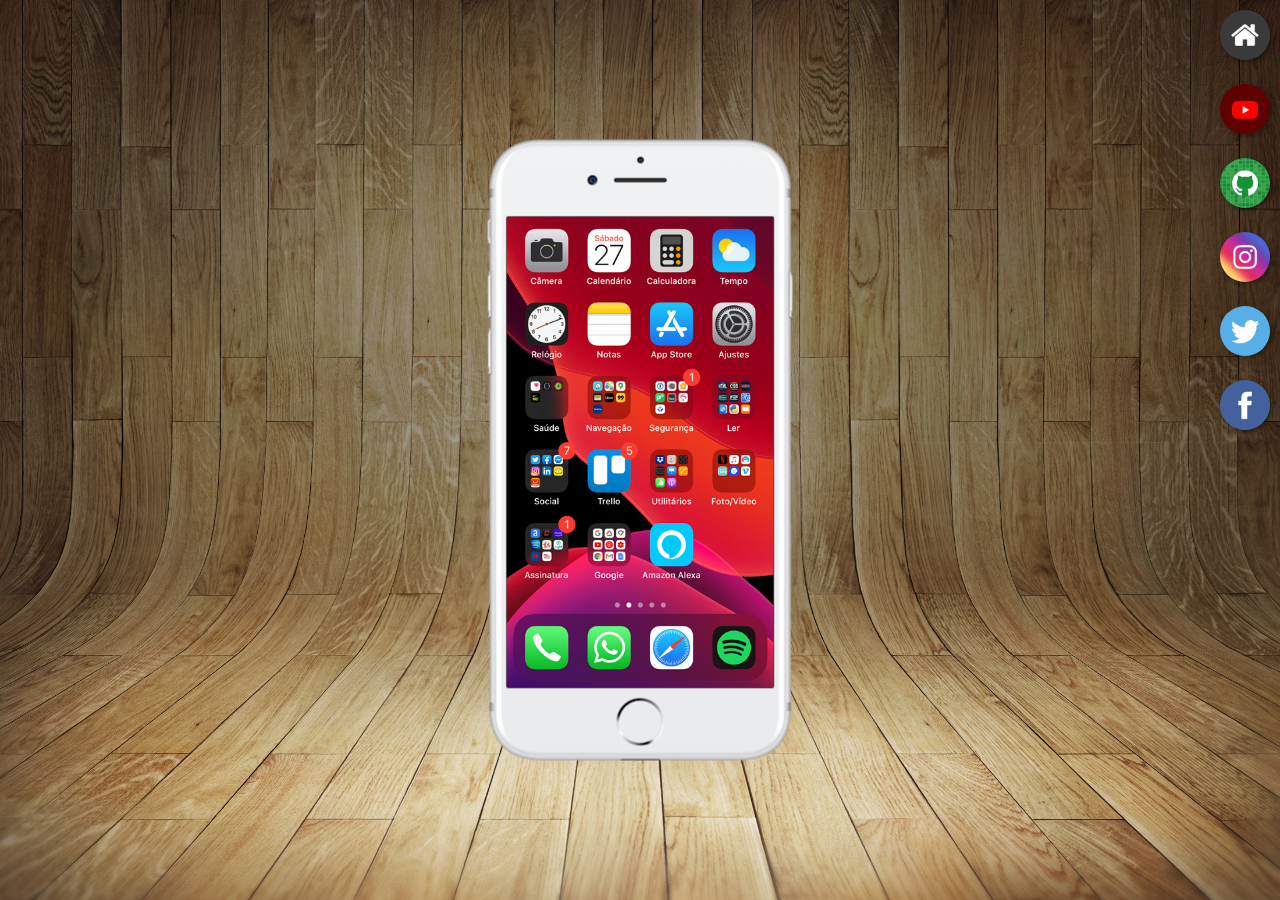
<file: index.html>
<!DOCTYPE html>
<html lang="pt-br">
<head>
    <meta charset="UTF-8">
    <meta name="viewport" content="width=device-width, initial-scale=1.0">
    <link rel="stylesheet" href="estilos/style.css">
    <link rel="shortcut icon" href="favicon.ico" type="image/x-icon">
    <title>Projetos Redes Sociais</title>
</head>
<body>
    <main>
        <section id="telefone">
            <iframe src="home.html" name="tela" id="tela" frameborder="0">seu navegador não é compativel</iframe>
        </section>
        <section id="redes">
            <a href="home.html" target="tela"><img src="imagens/logo-home.jpg" alt=""></a><br>
            <a href="youtube.html" target="tela"><img src="imagens/logo-youtube.jpg" alt=""></a><br>
            <a href="github.html" target="tela"><img src="imagens/logo-github.jpg" alt=""></a><br>
            <a href="instagram.html" target="tela"><img src="imagens/logo-instagram.jpg" alt=""></a><br>
            <a href="twitter.html" target="tela"><img src="imagens/logo-twitter.jpg" alt=""></a><br>
            <a href="facebook.html" target="tela"><img src="imagens/logo-facebook.jpg" alt=""></a>
        </section>
    </main>
</body>
</html>
</file>
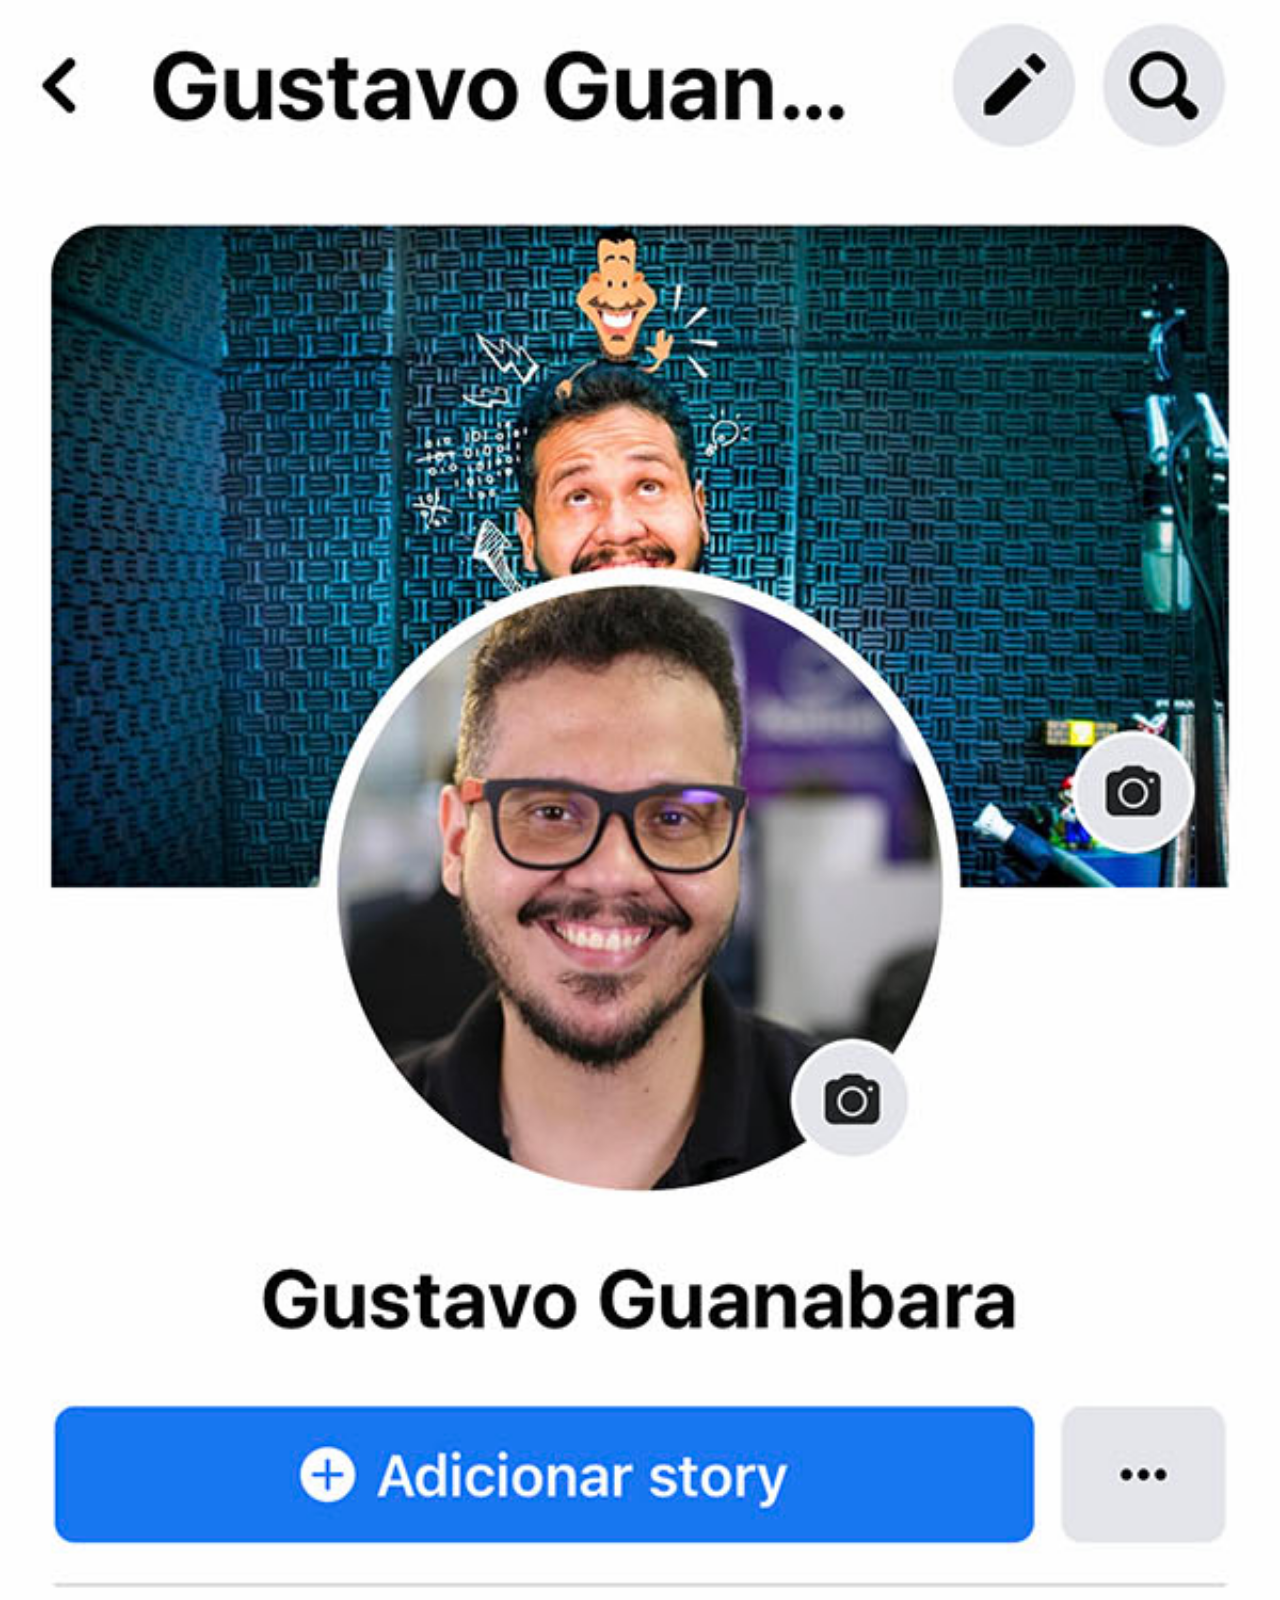
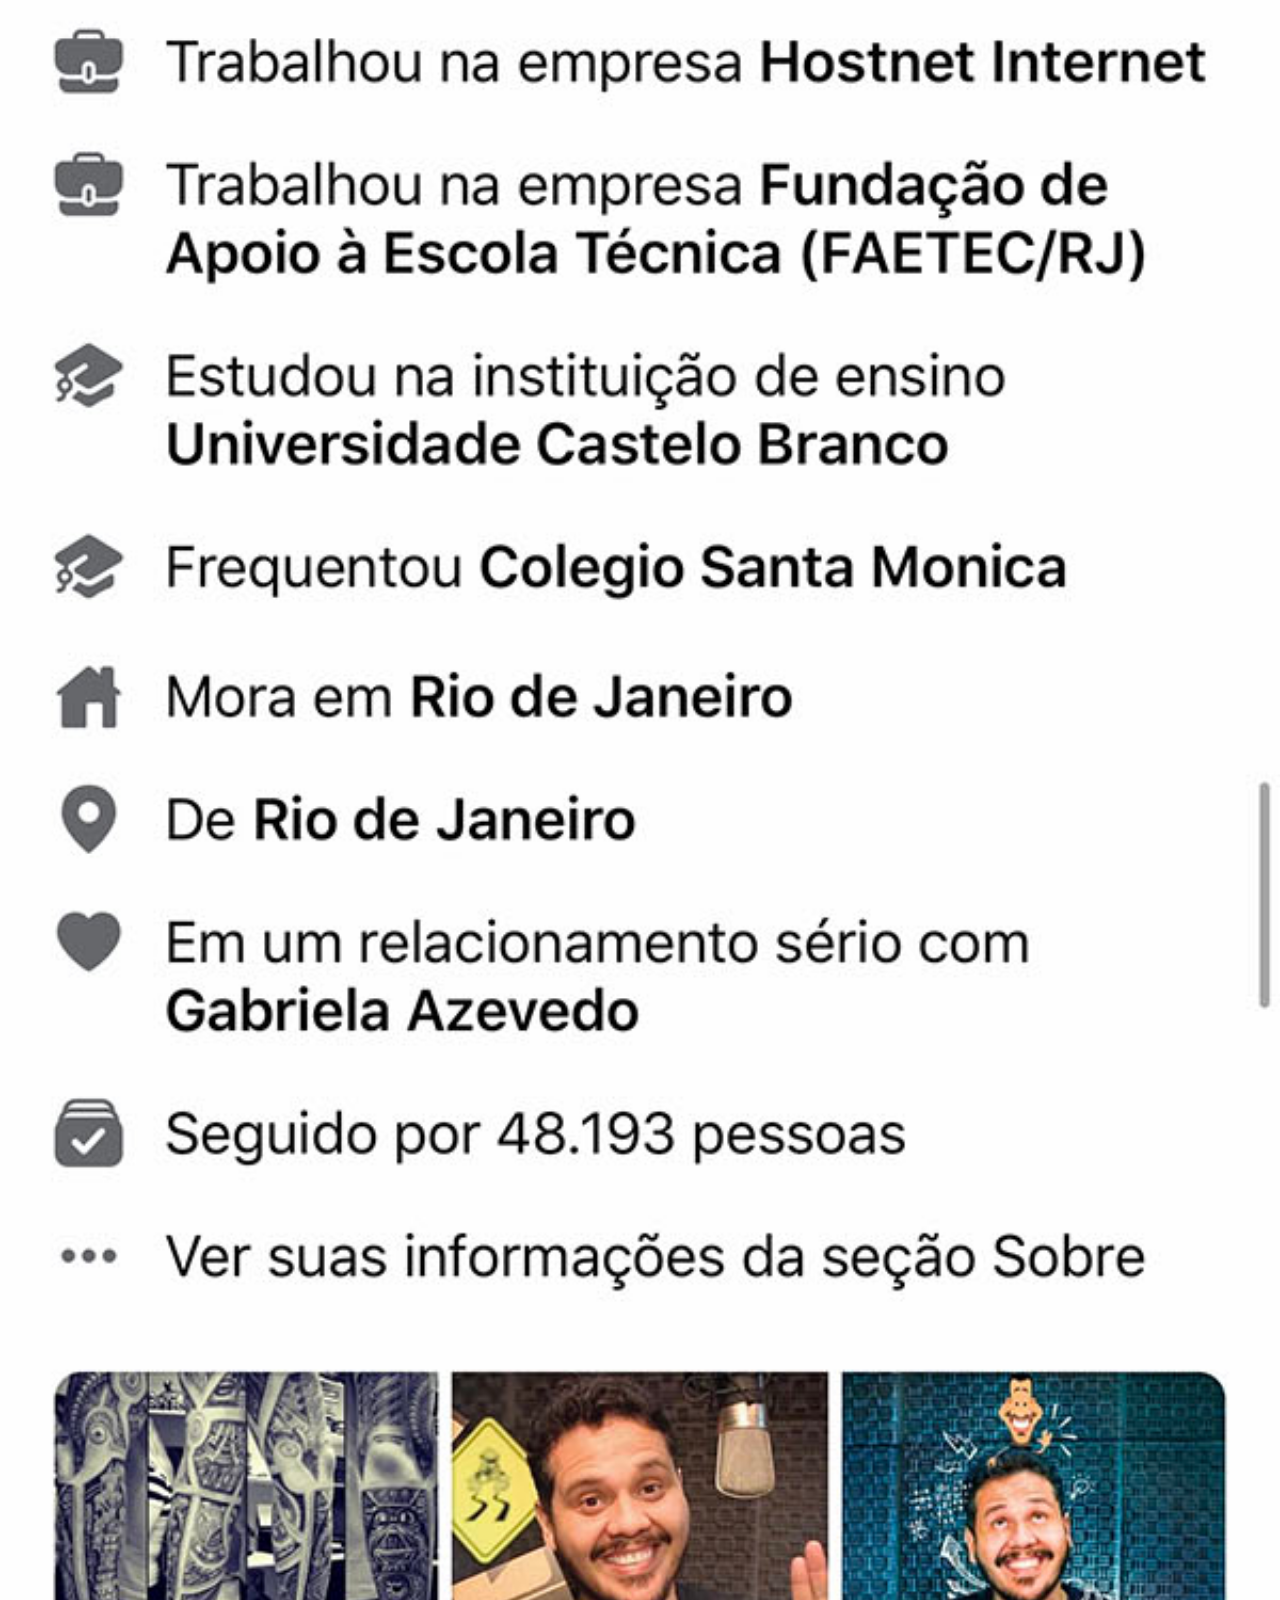
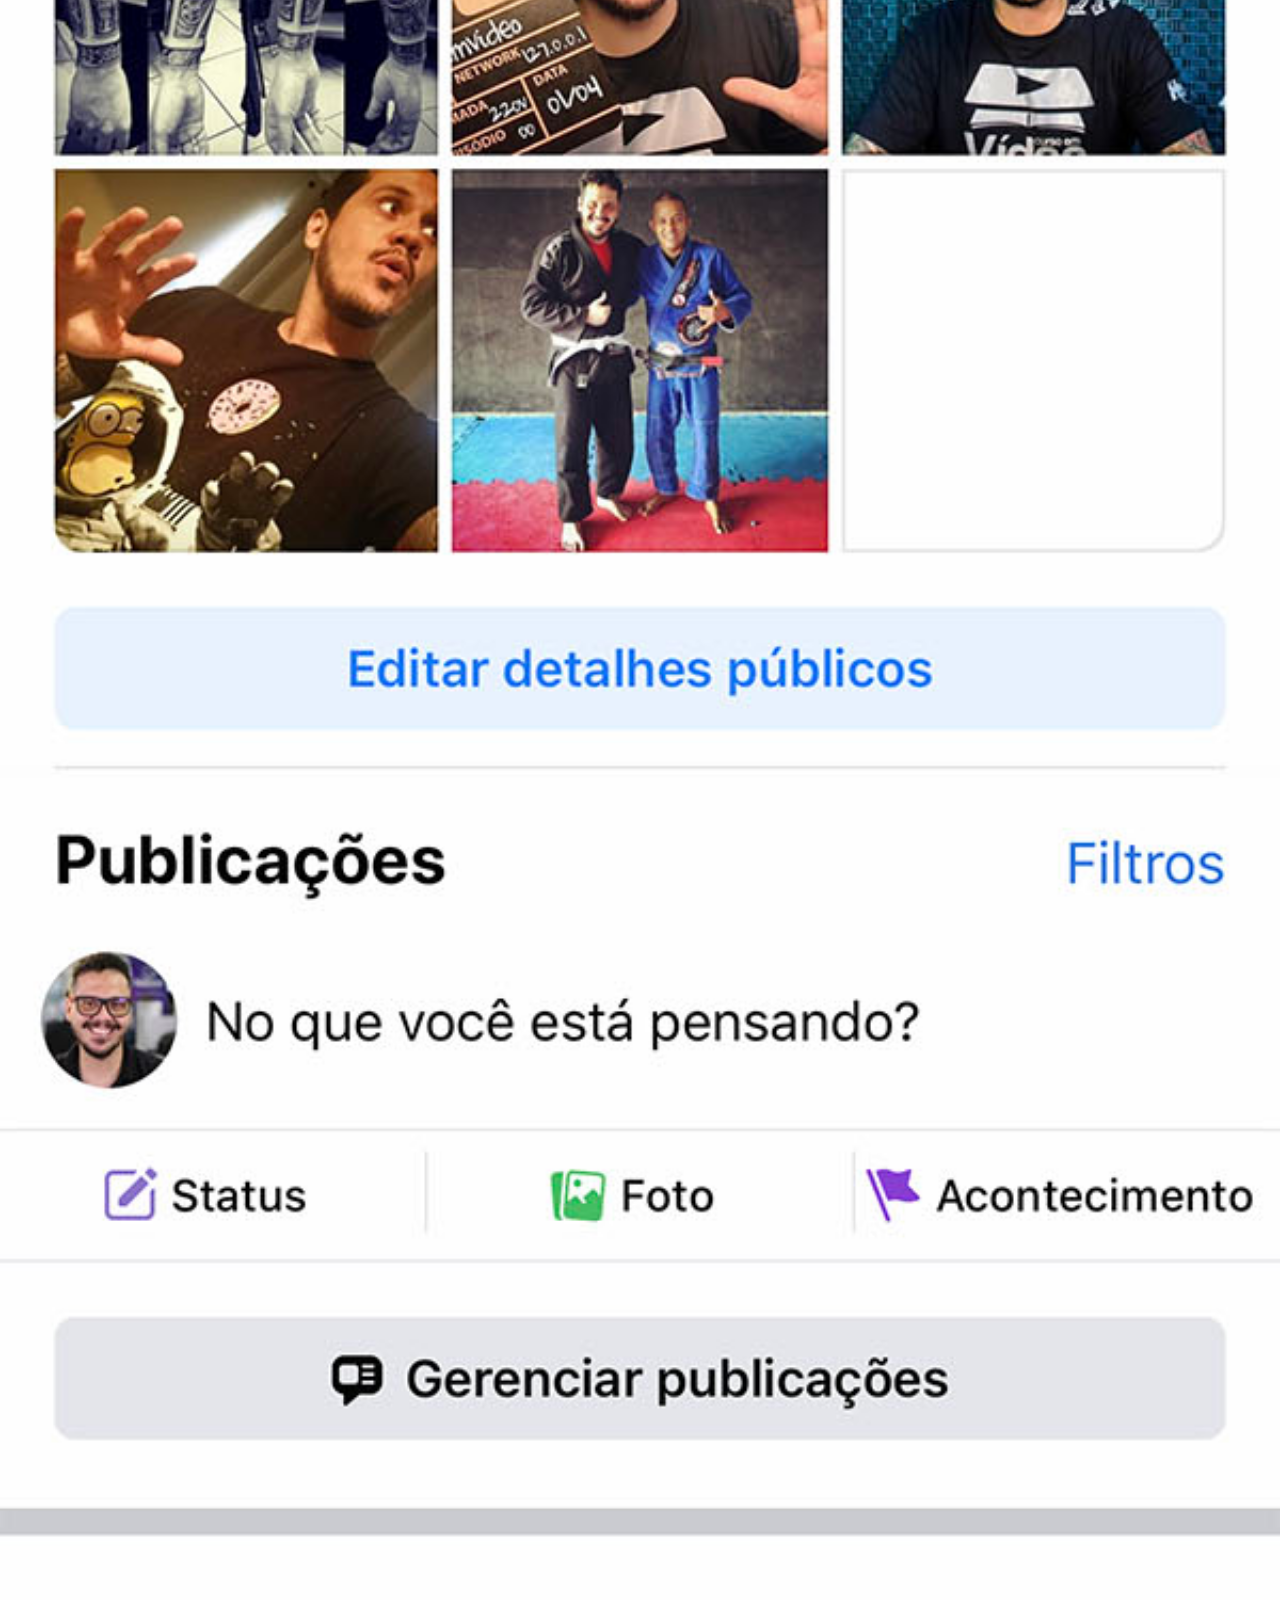
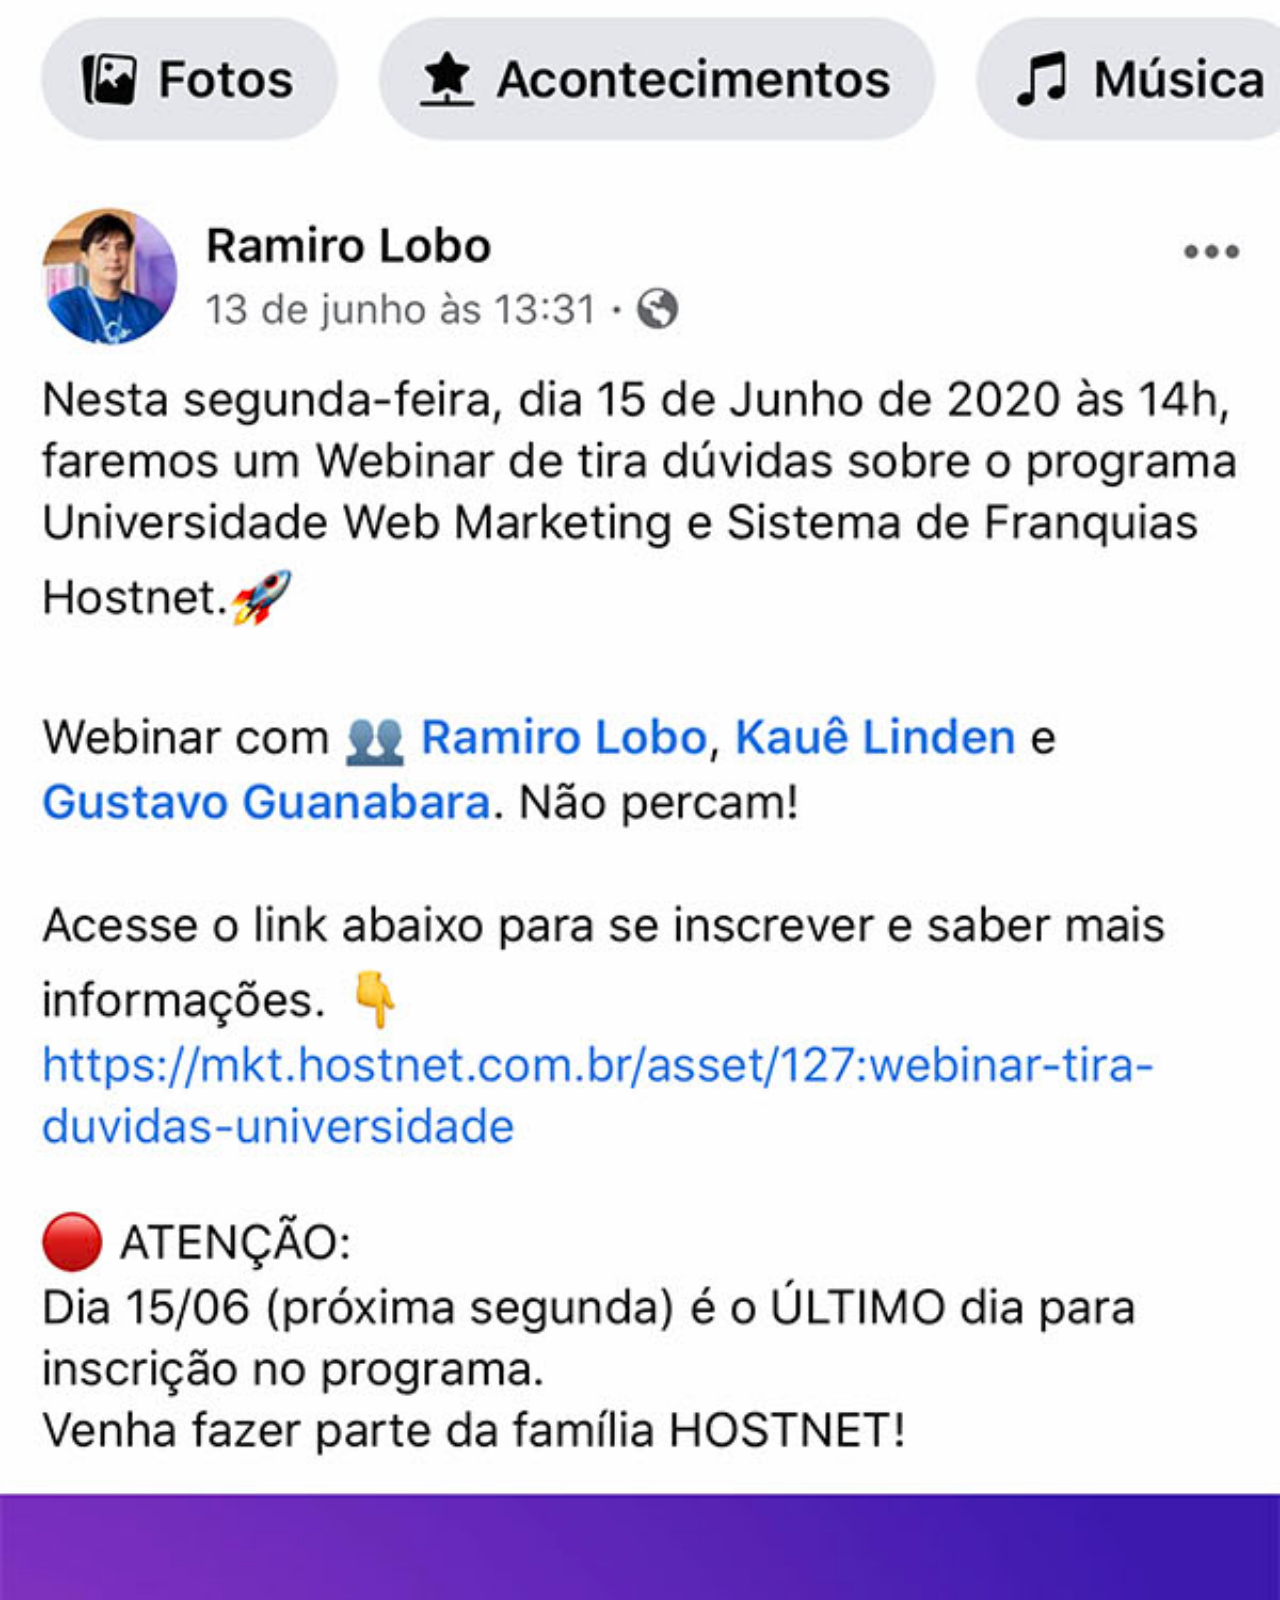
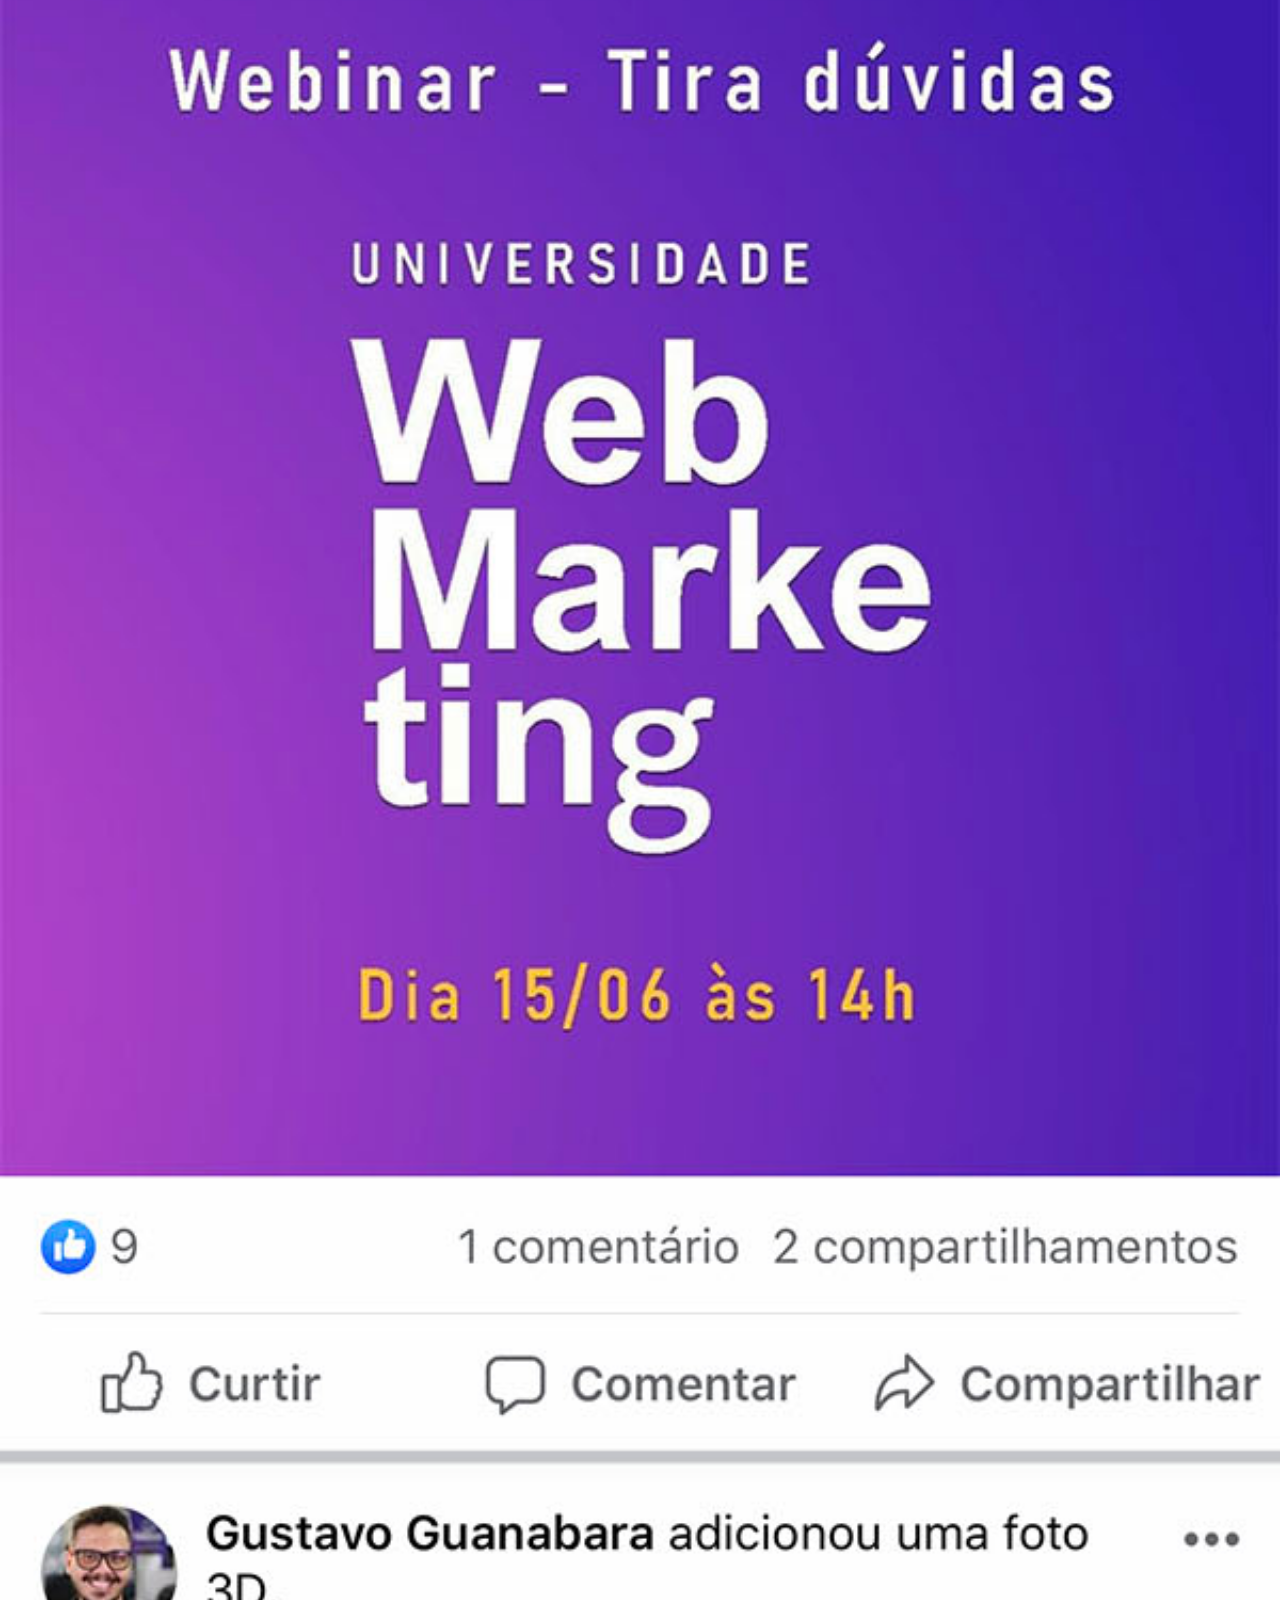
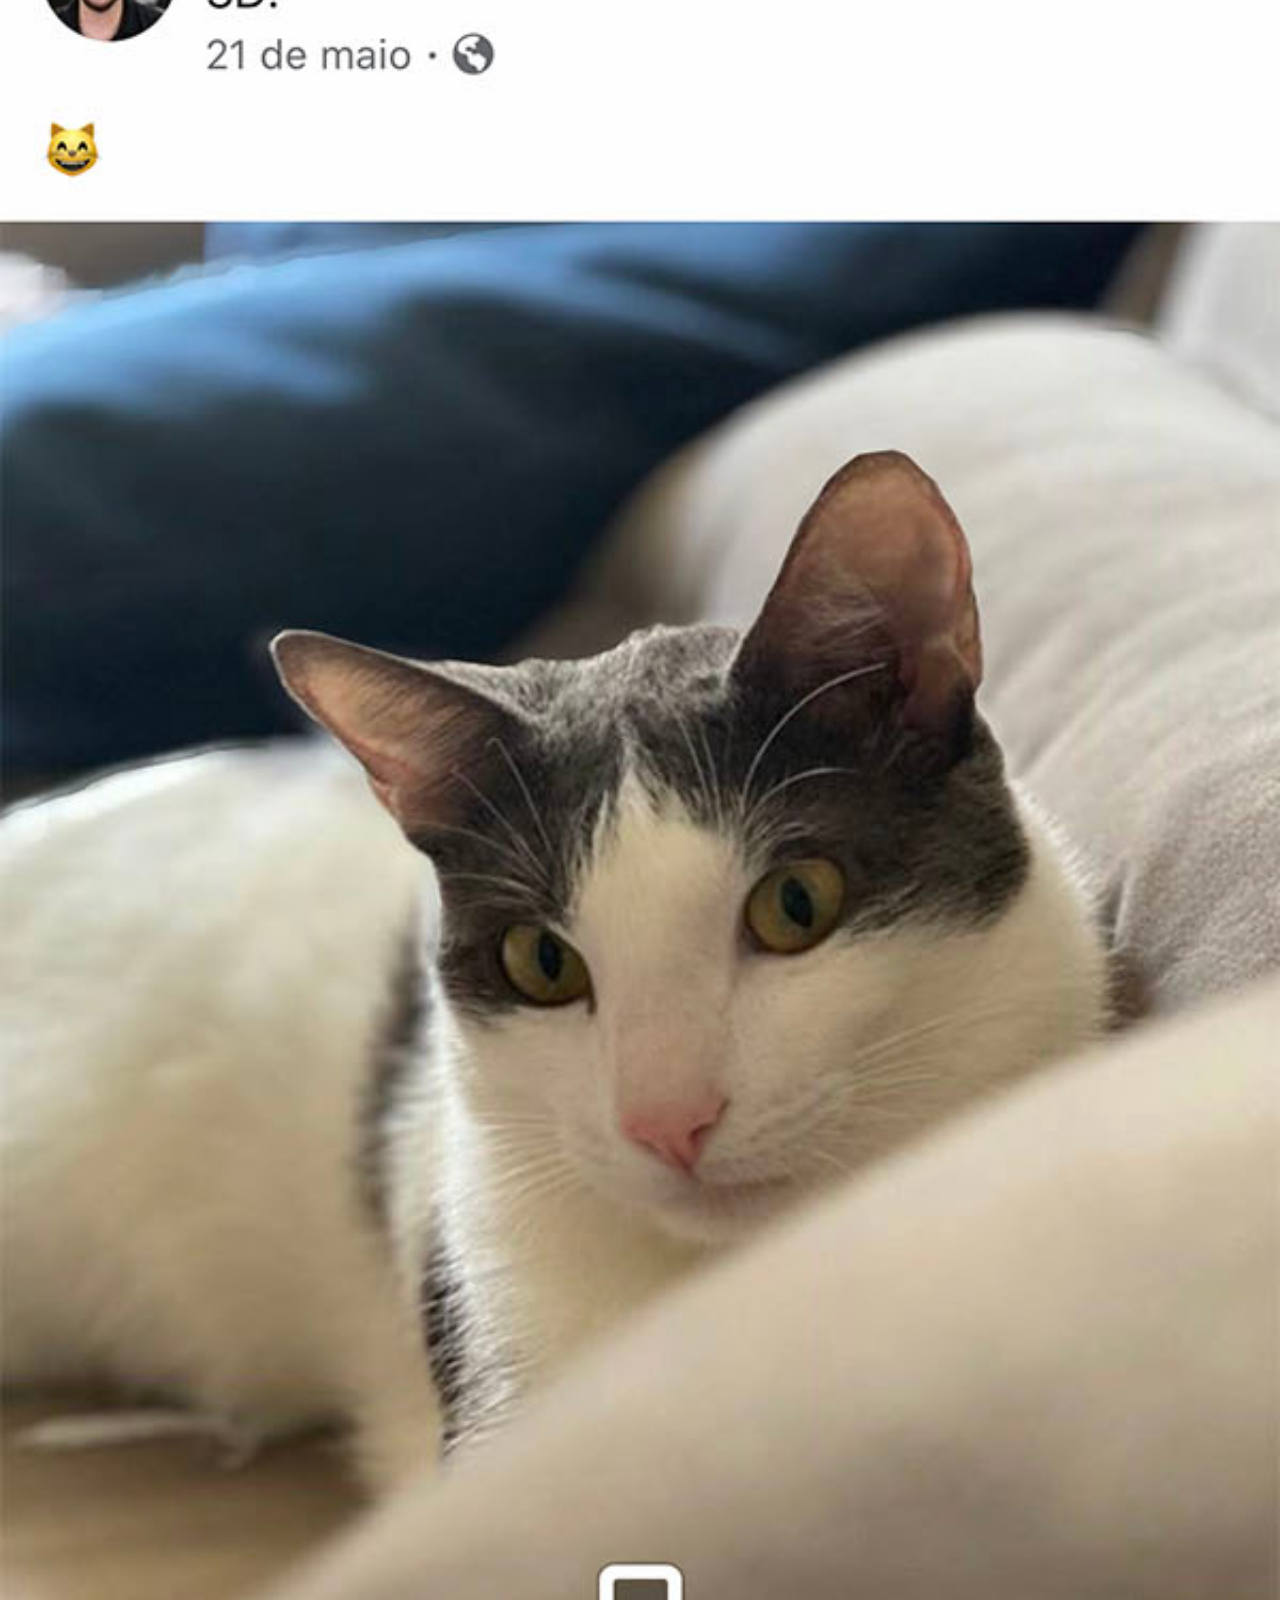
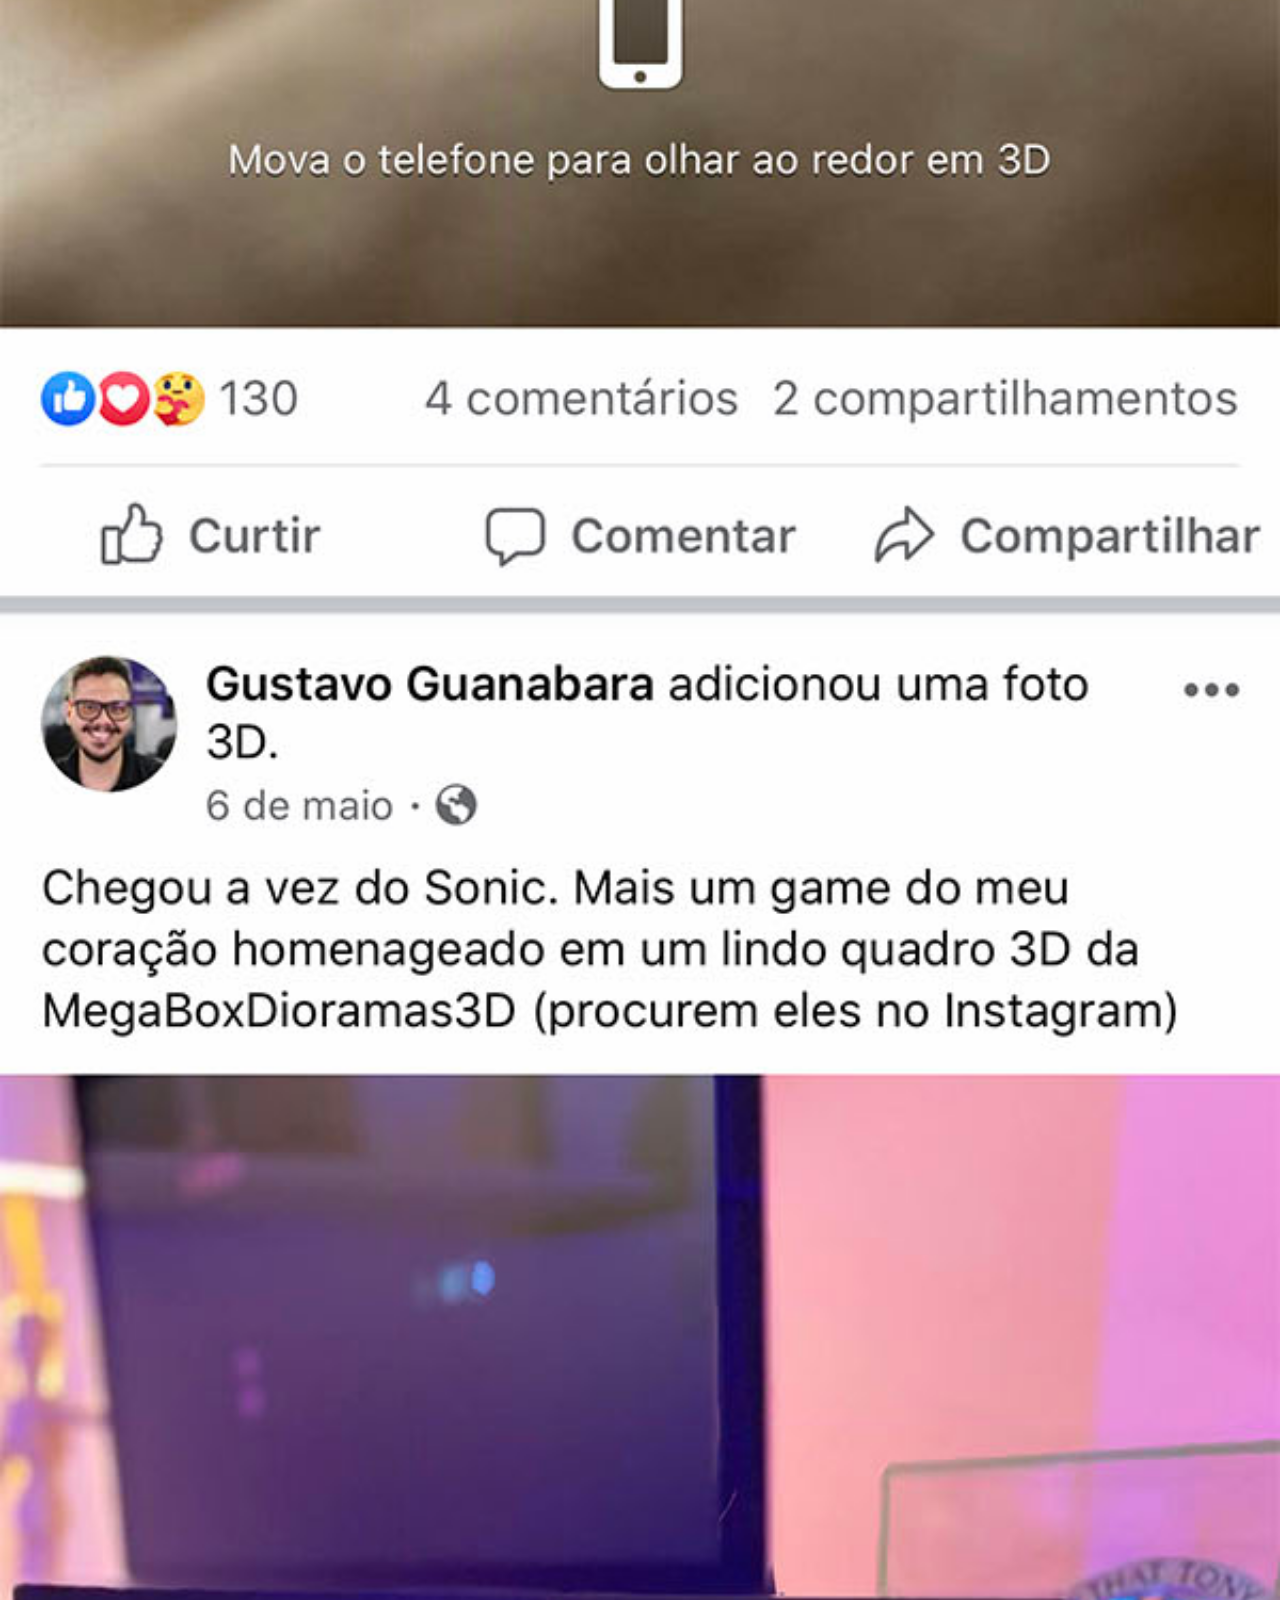
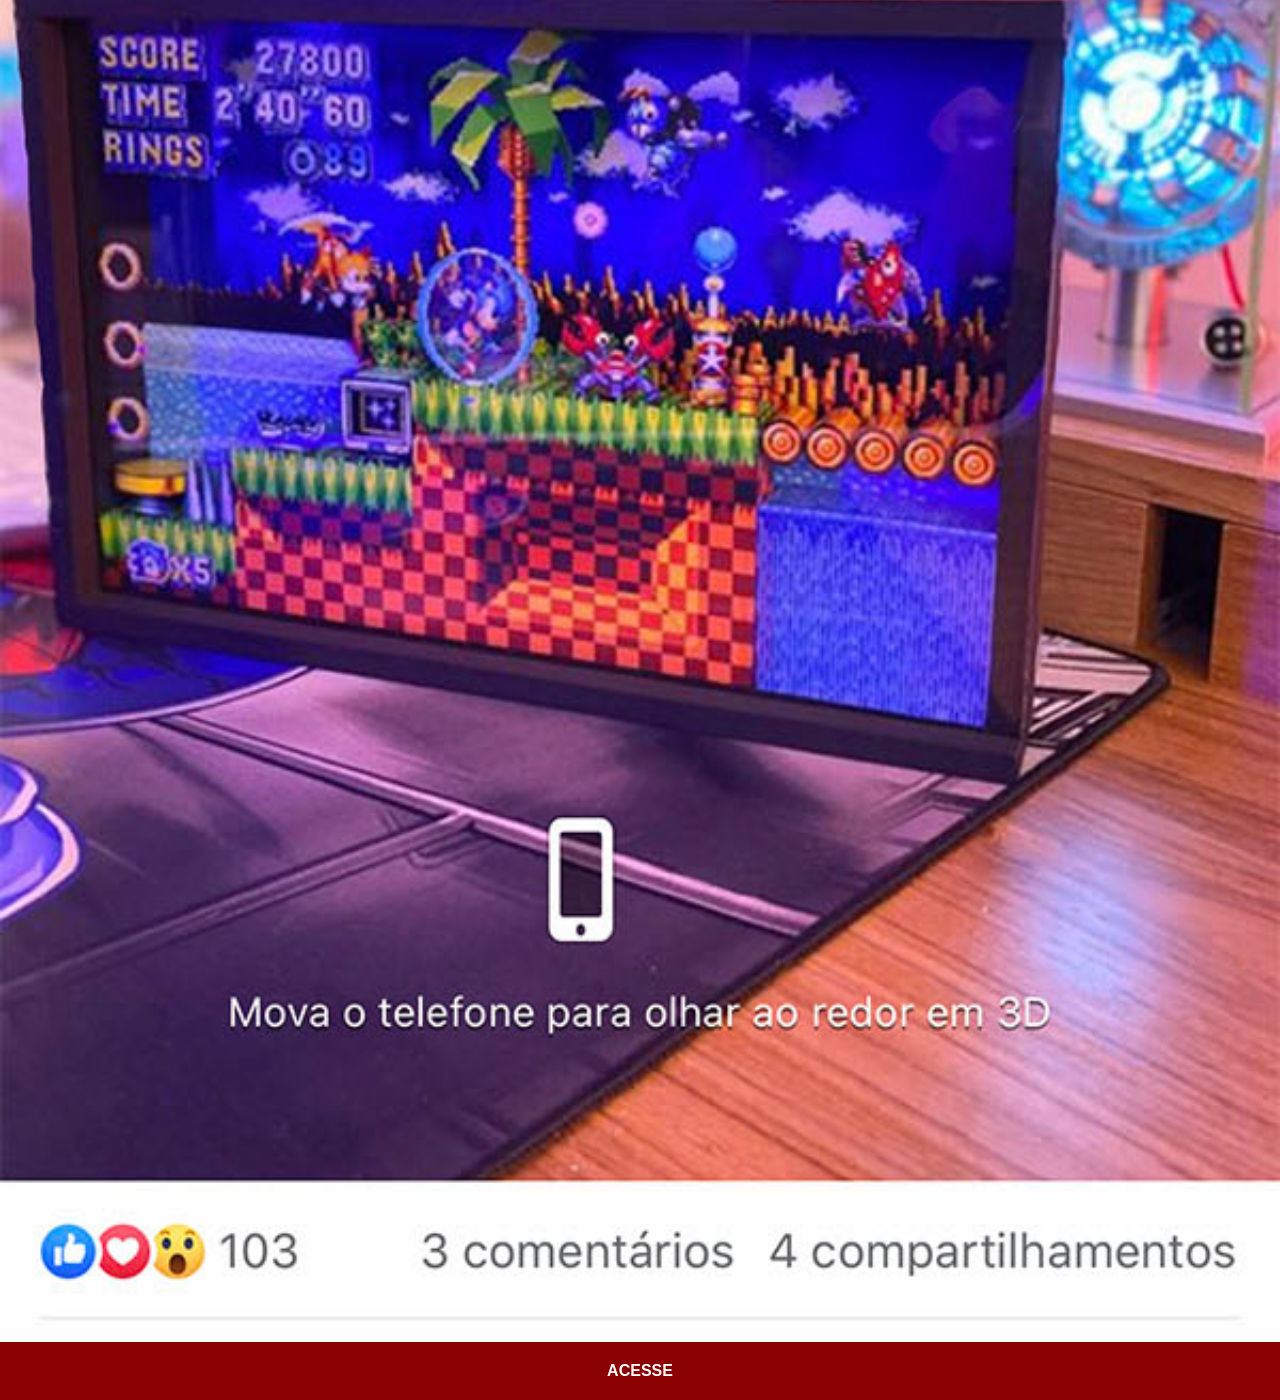
<file: facebook.html>
<!DOCTYPE html>
<html lang="pt-br">
<head>
    <meta charset="UTF-8">
    <meta name="viewport" content="width=device-width, initial-scale=1.0">
    <title>Document</title>
    <link rel="stylesheet" href="estilos/social.css">
</head>
<body>
    <img src="imagens/tela-facebook.jpg" alt="facebook">
    <a href="#" target="_blank">ACESSE</a>
</body>
</html>
</file>
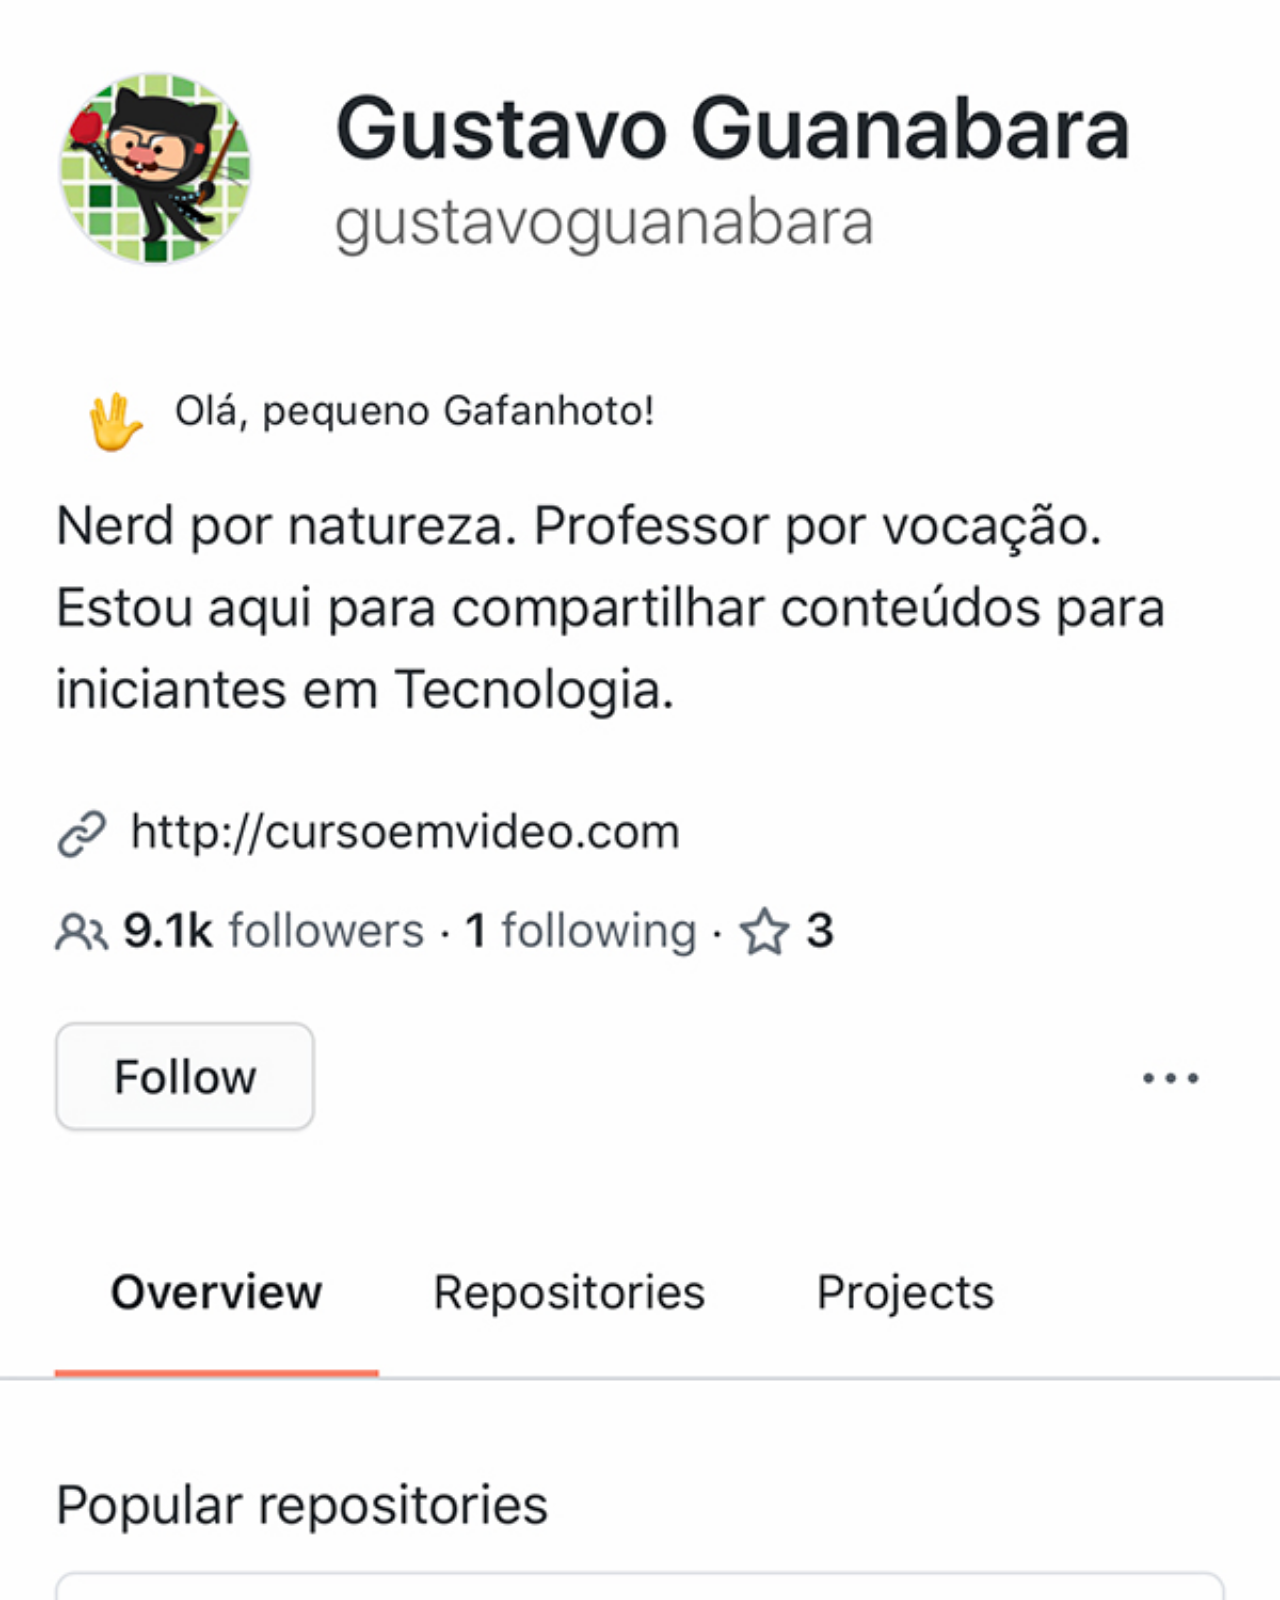
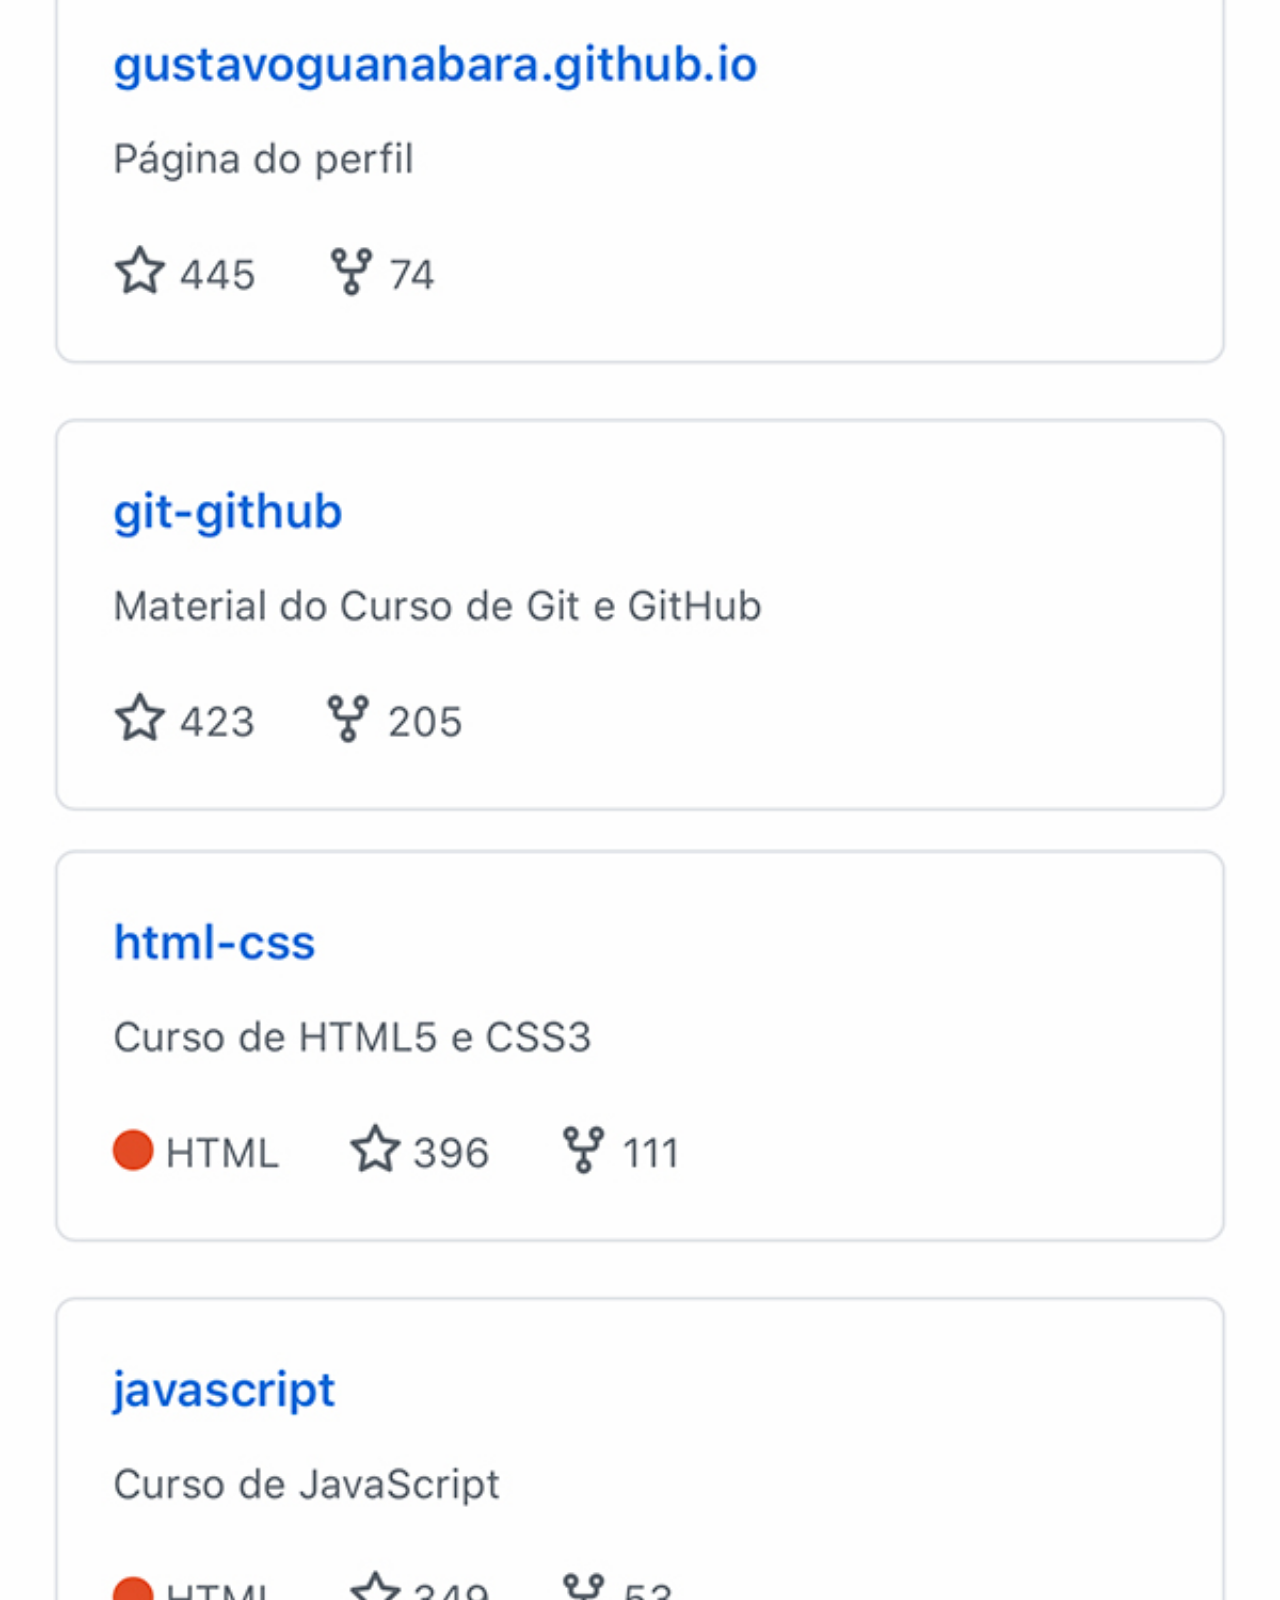
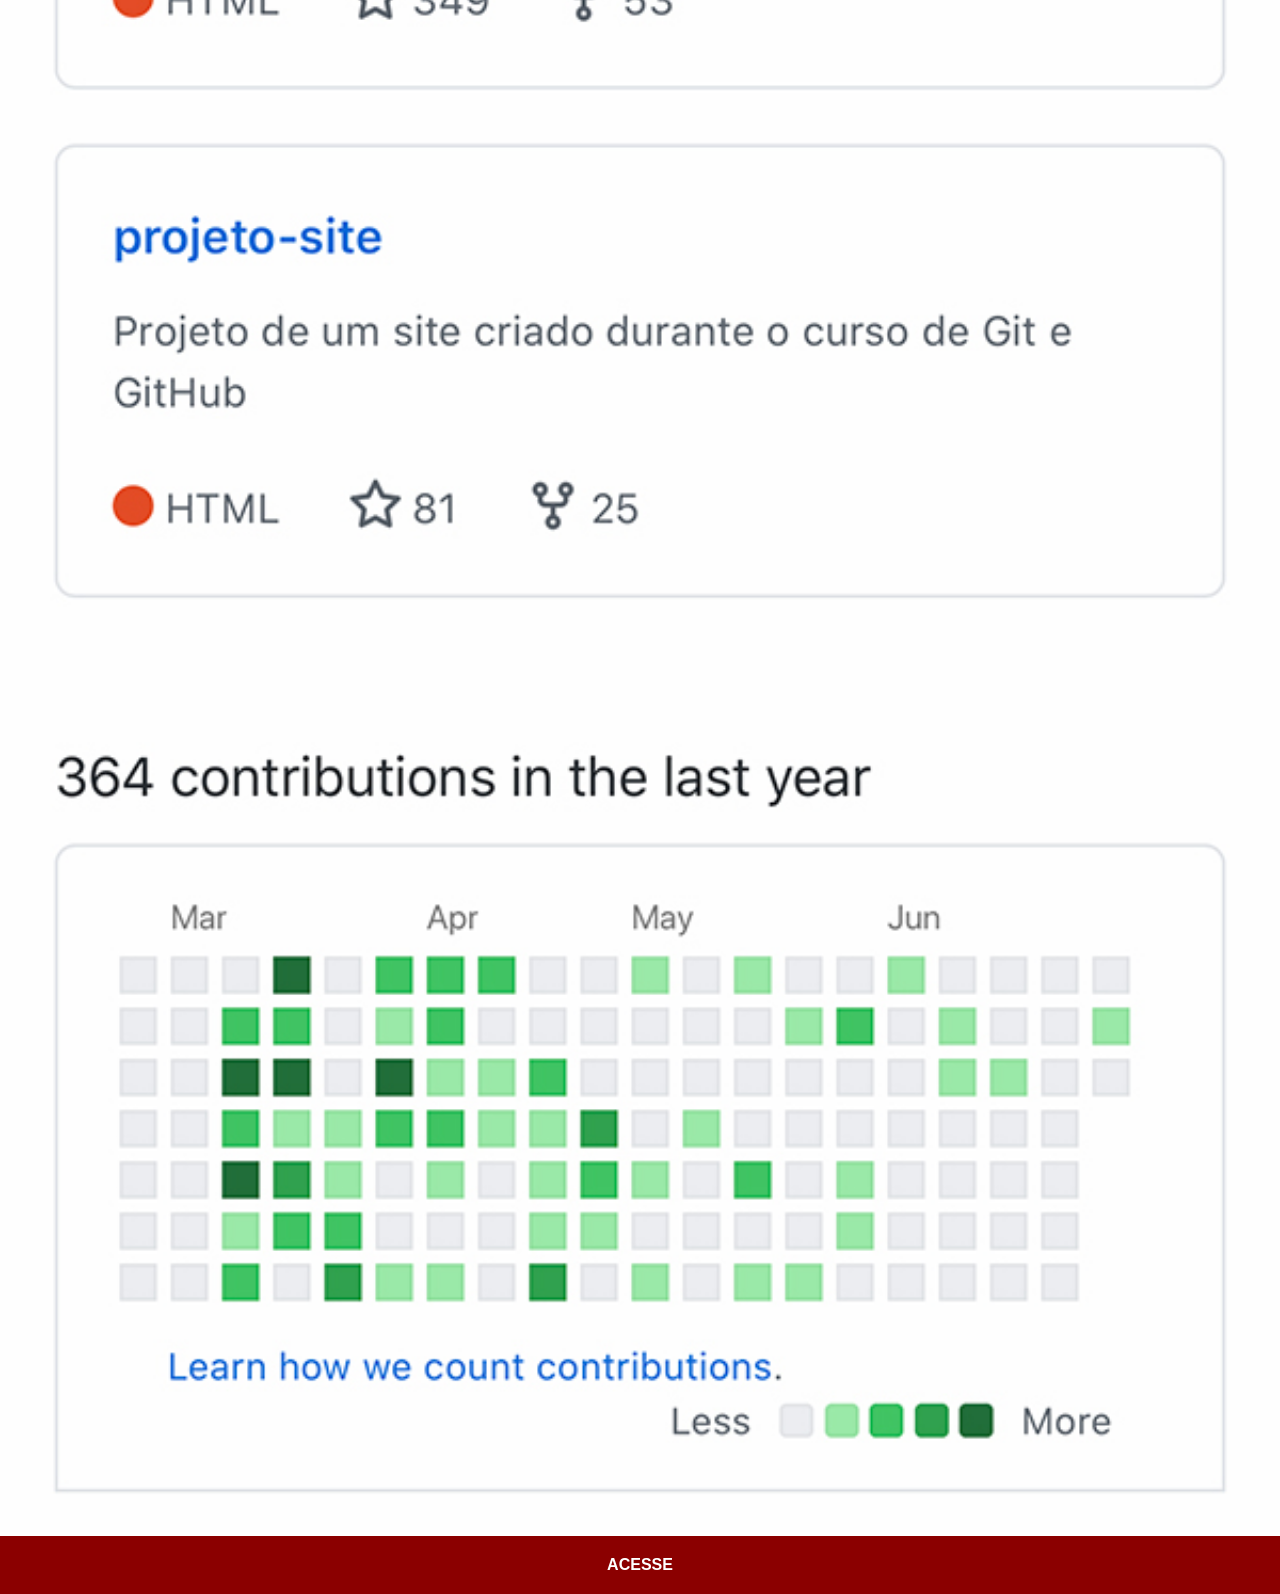
<file: github.html>
<!DOCTYPE html>
<html lang="pt-br">
<head>
    <meta charset="UTF-8">
    <meta name="viewport" content="width=device-width, initial-scale=1.0">
    <title>Document</title>
    <link rel="stylesheet" href="estilos/social.css">
</head>
<body>
    <img src="imagens/tela-github.jpg" alt="github">
    <a href="#" target="_blank">ACESSE</a>
</body>
</html>
</file>
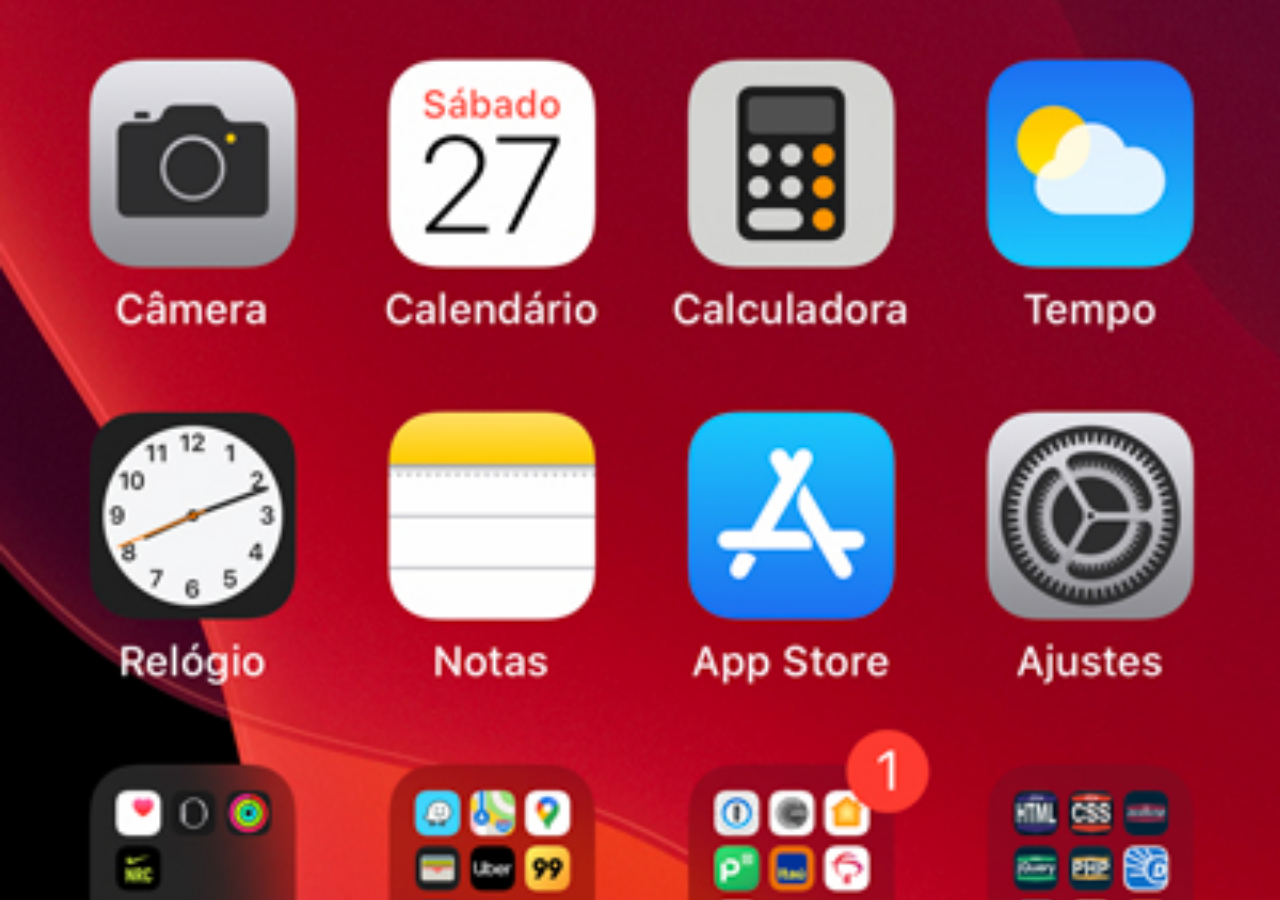
<file: home.html>
<!DOCTYPE html>
<html lang="pt-br">
<head>
    <meta charset="UTF-8">
    <meta name="viewport" content="width=device-width, initial-scale=1.0">
    <title>Document</title>
    <style>
        *{
            margin: 0px;
            padding: 0px;
        }
        body{
            width: 100vw;
            height: 100vh;
            background: url('imagens/tela-home.jpg') no-repeat top center;
            background-size: cover;
        }
    </style>
</head>
<body>
    
</body>
</html>
</file>
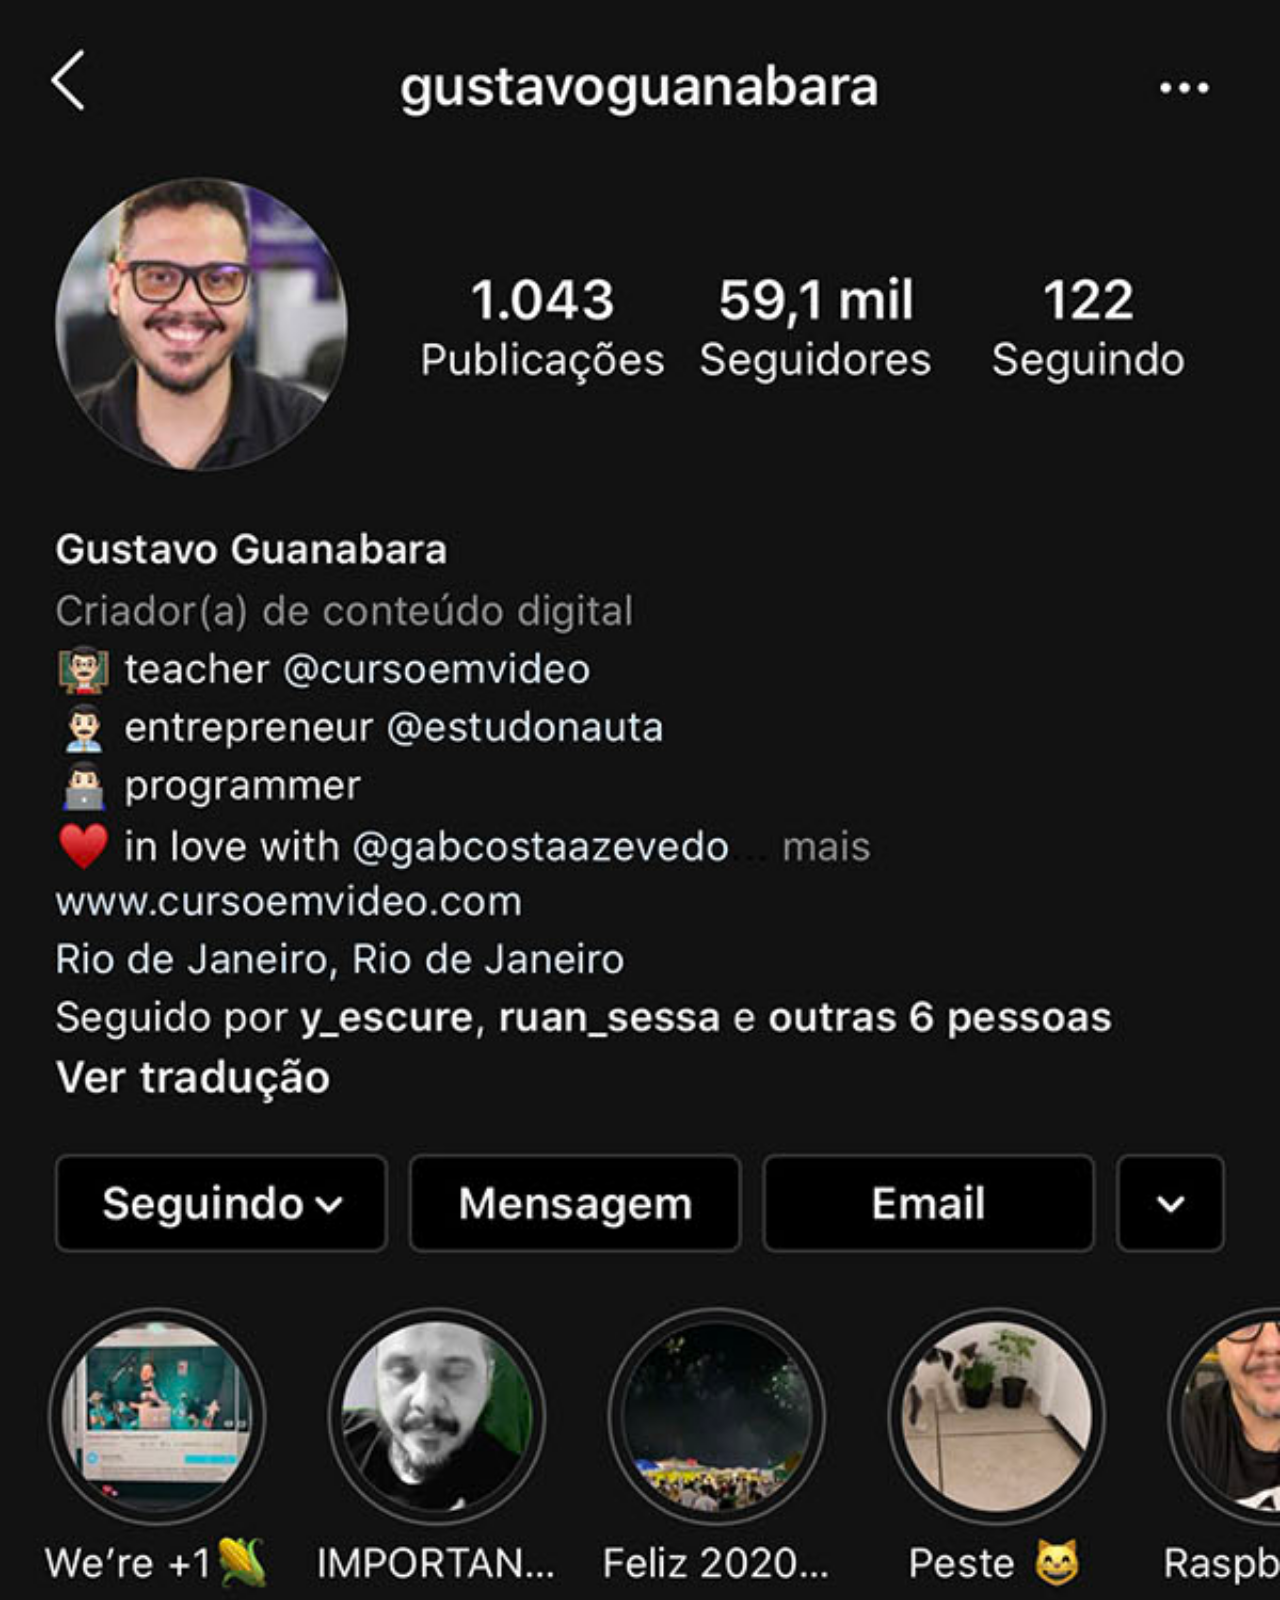
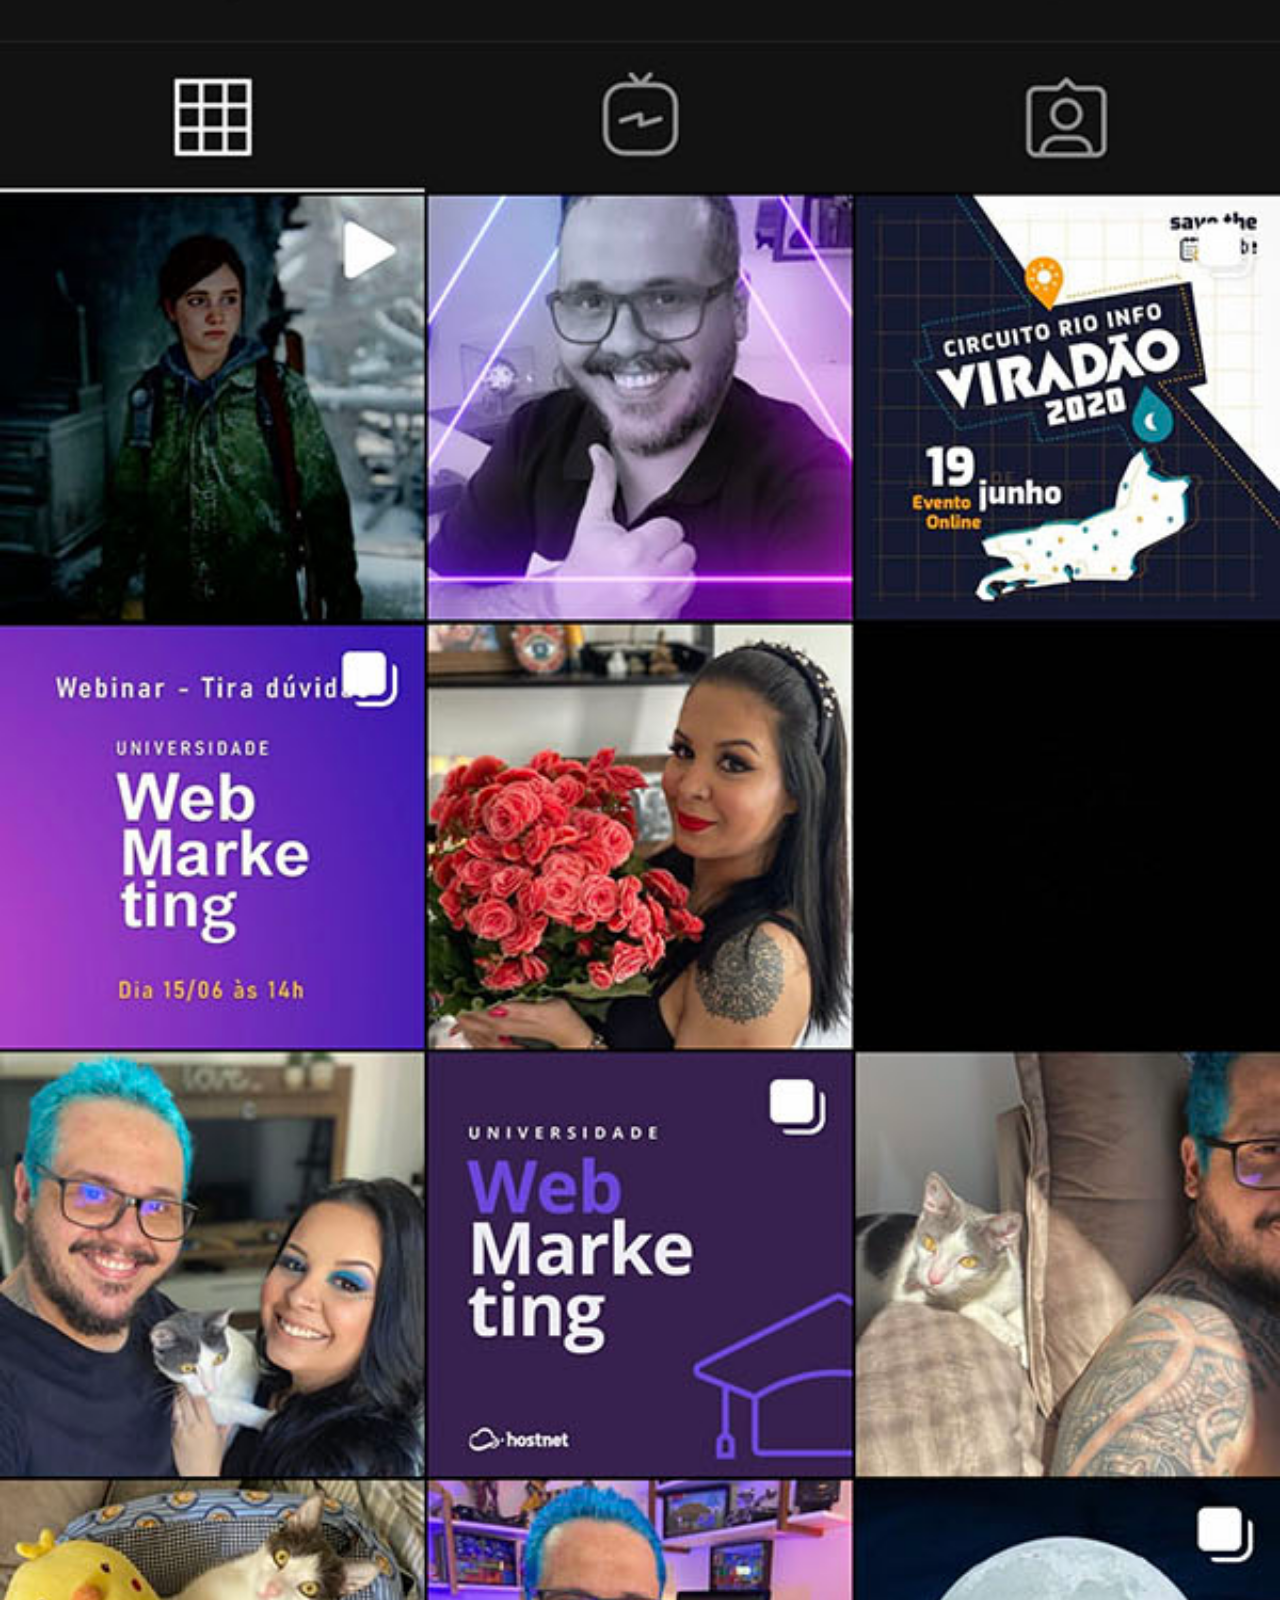
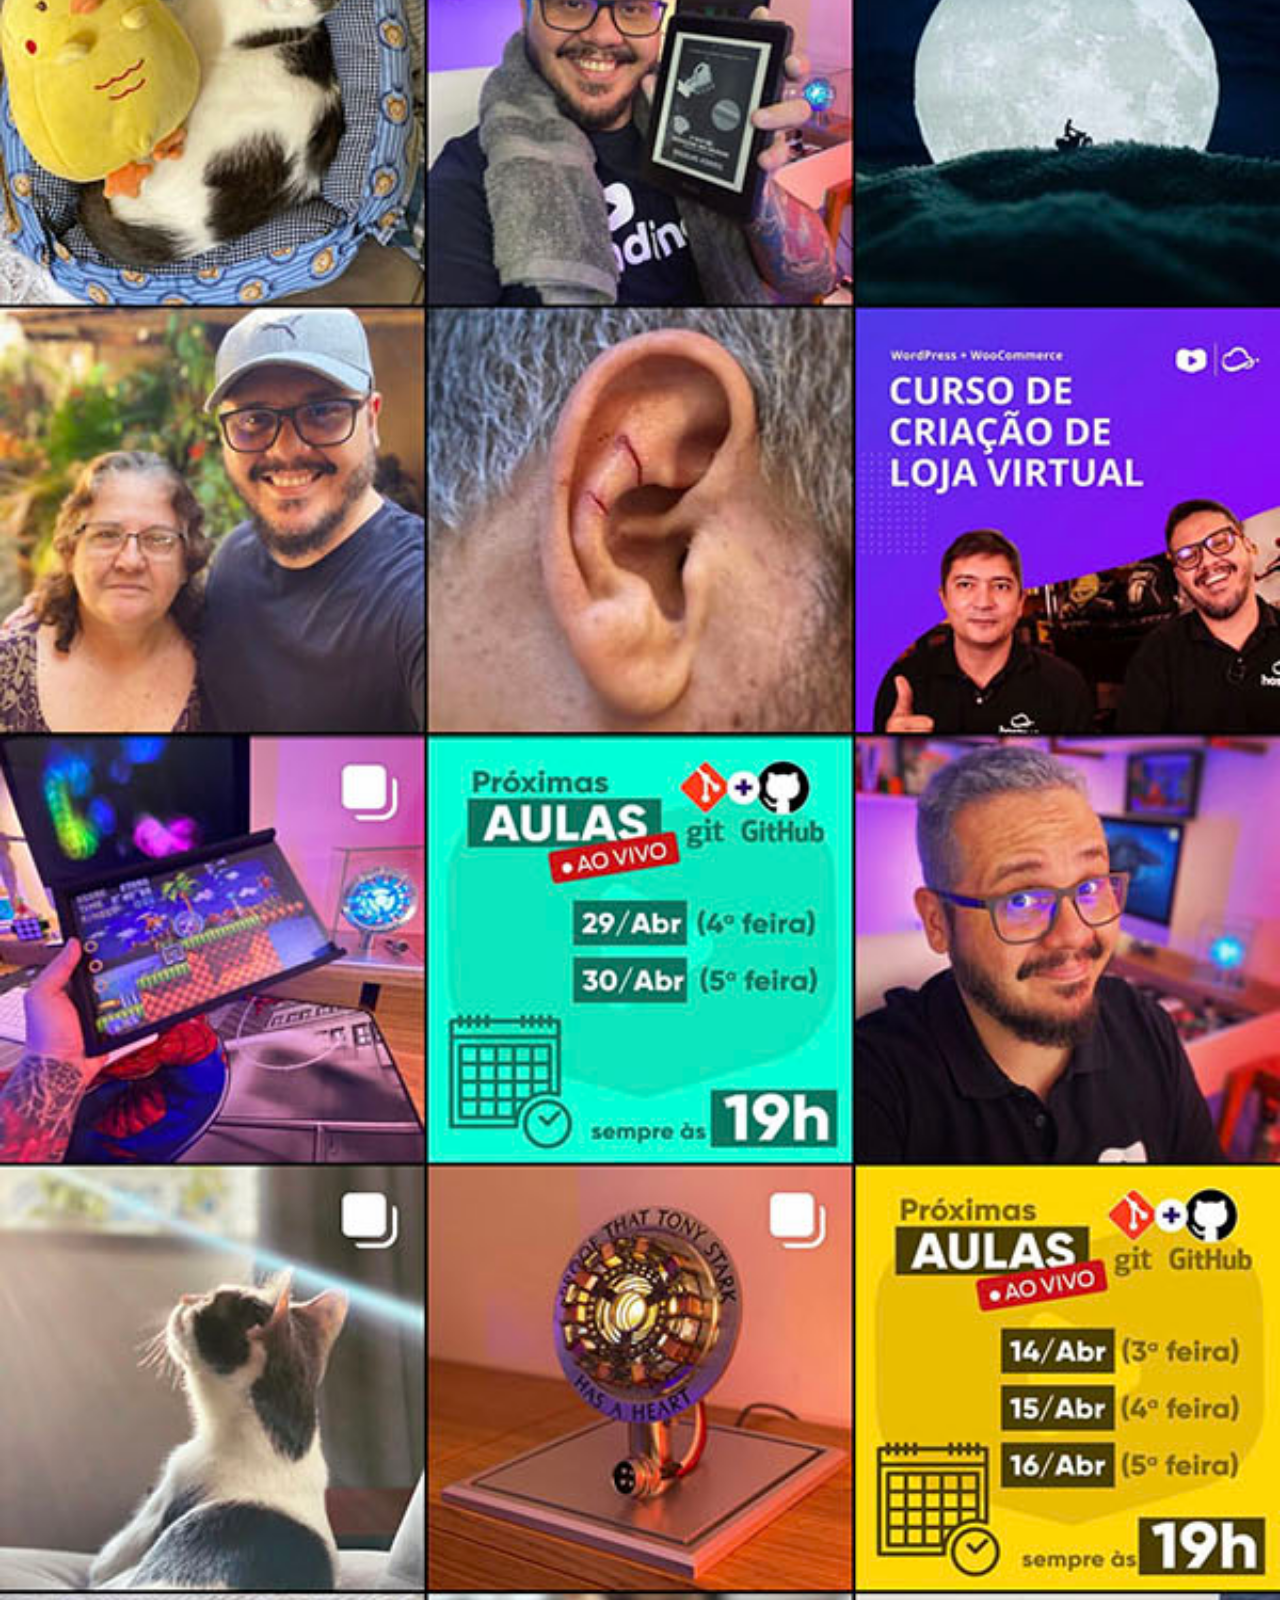
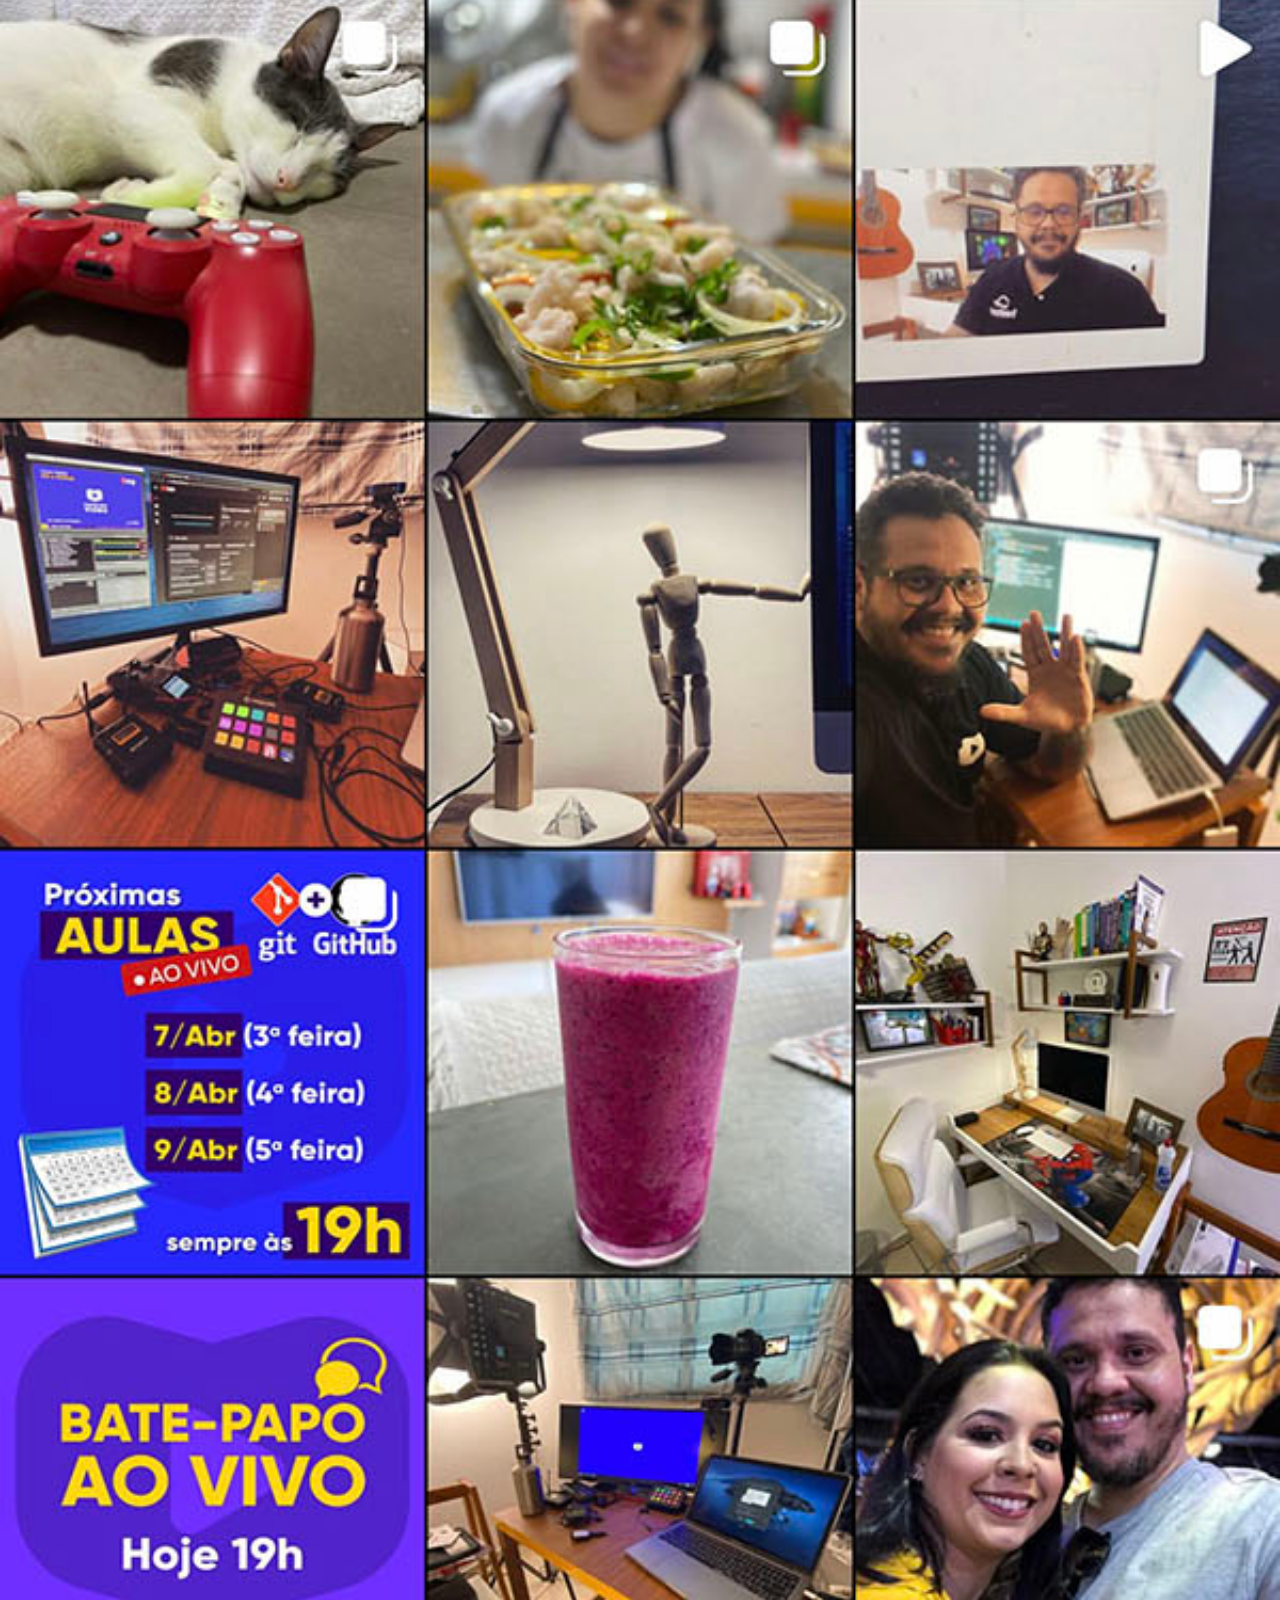
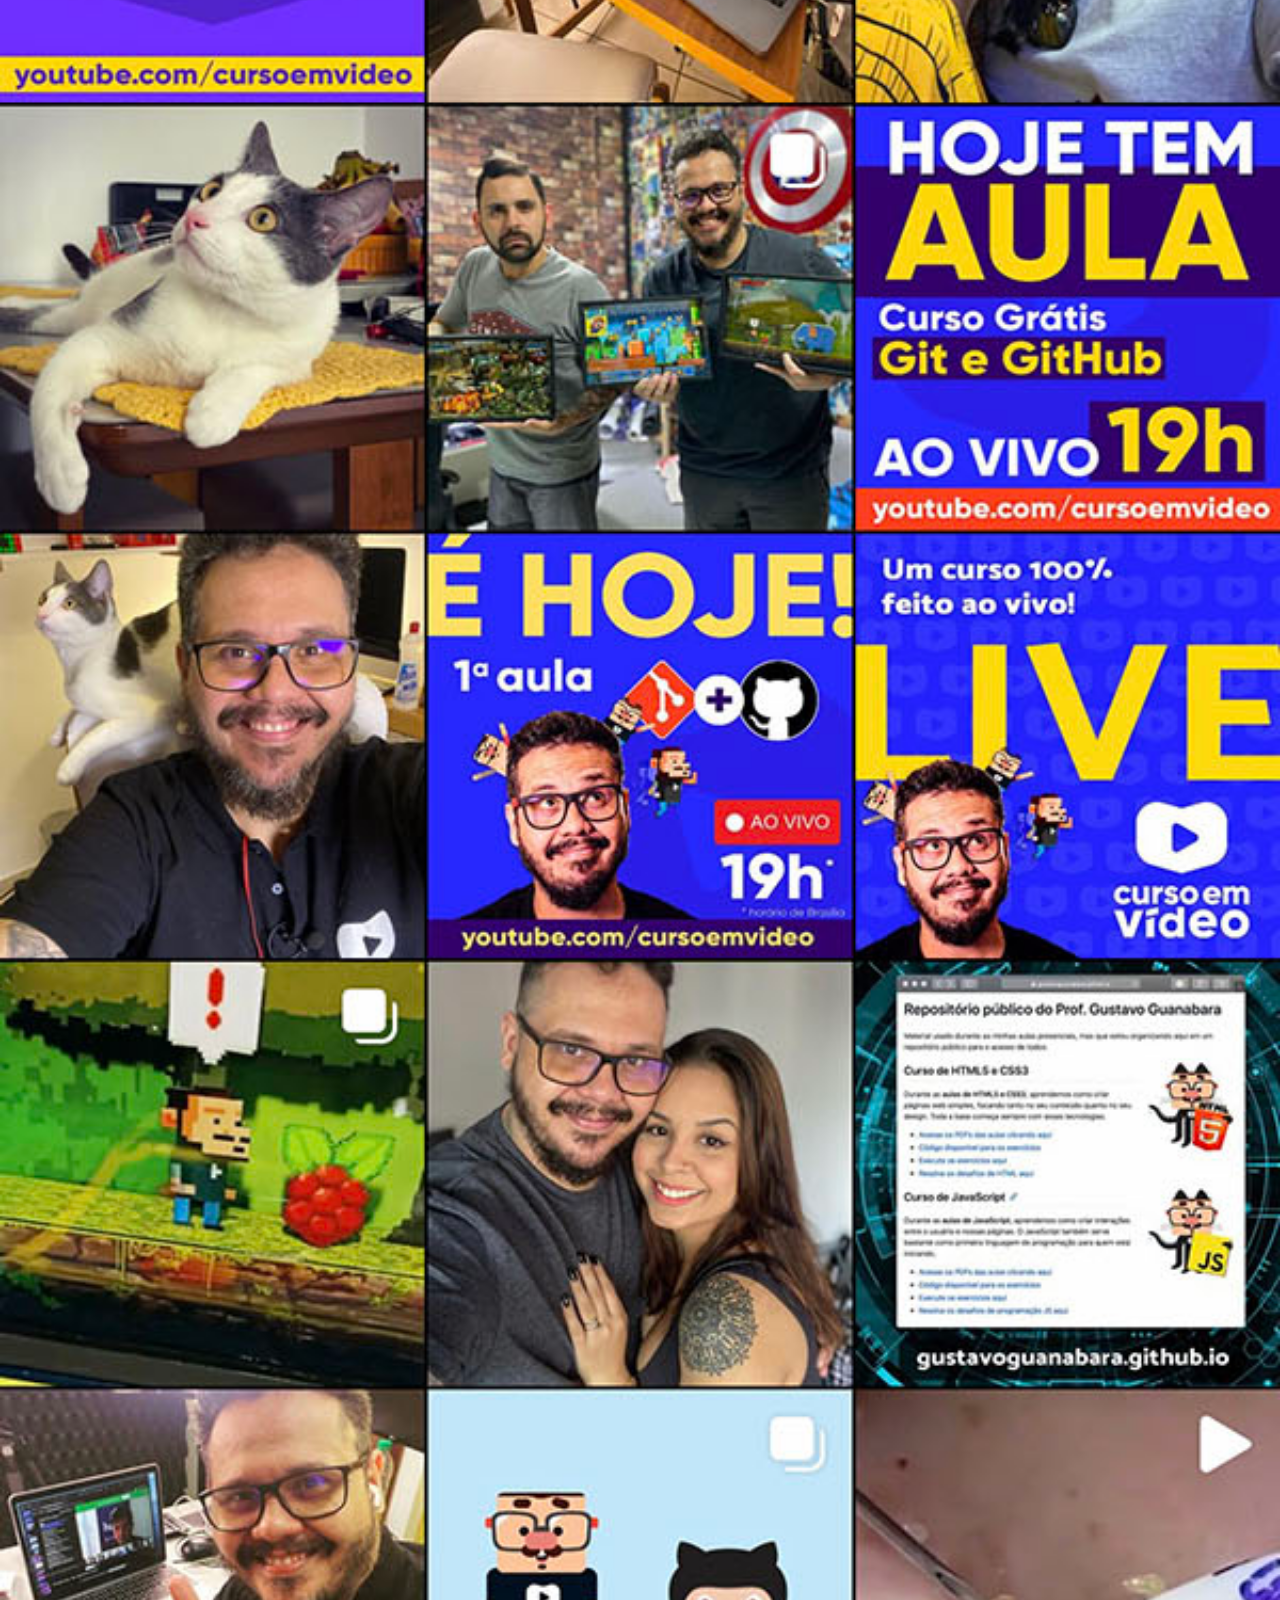
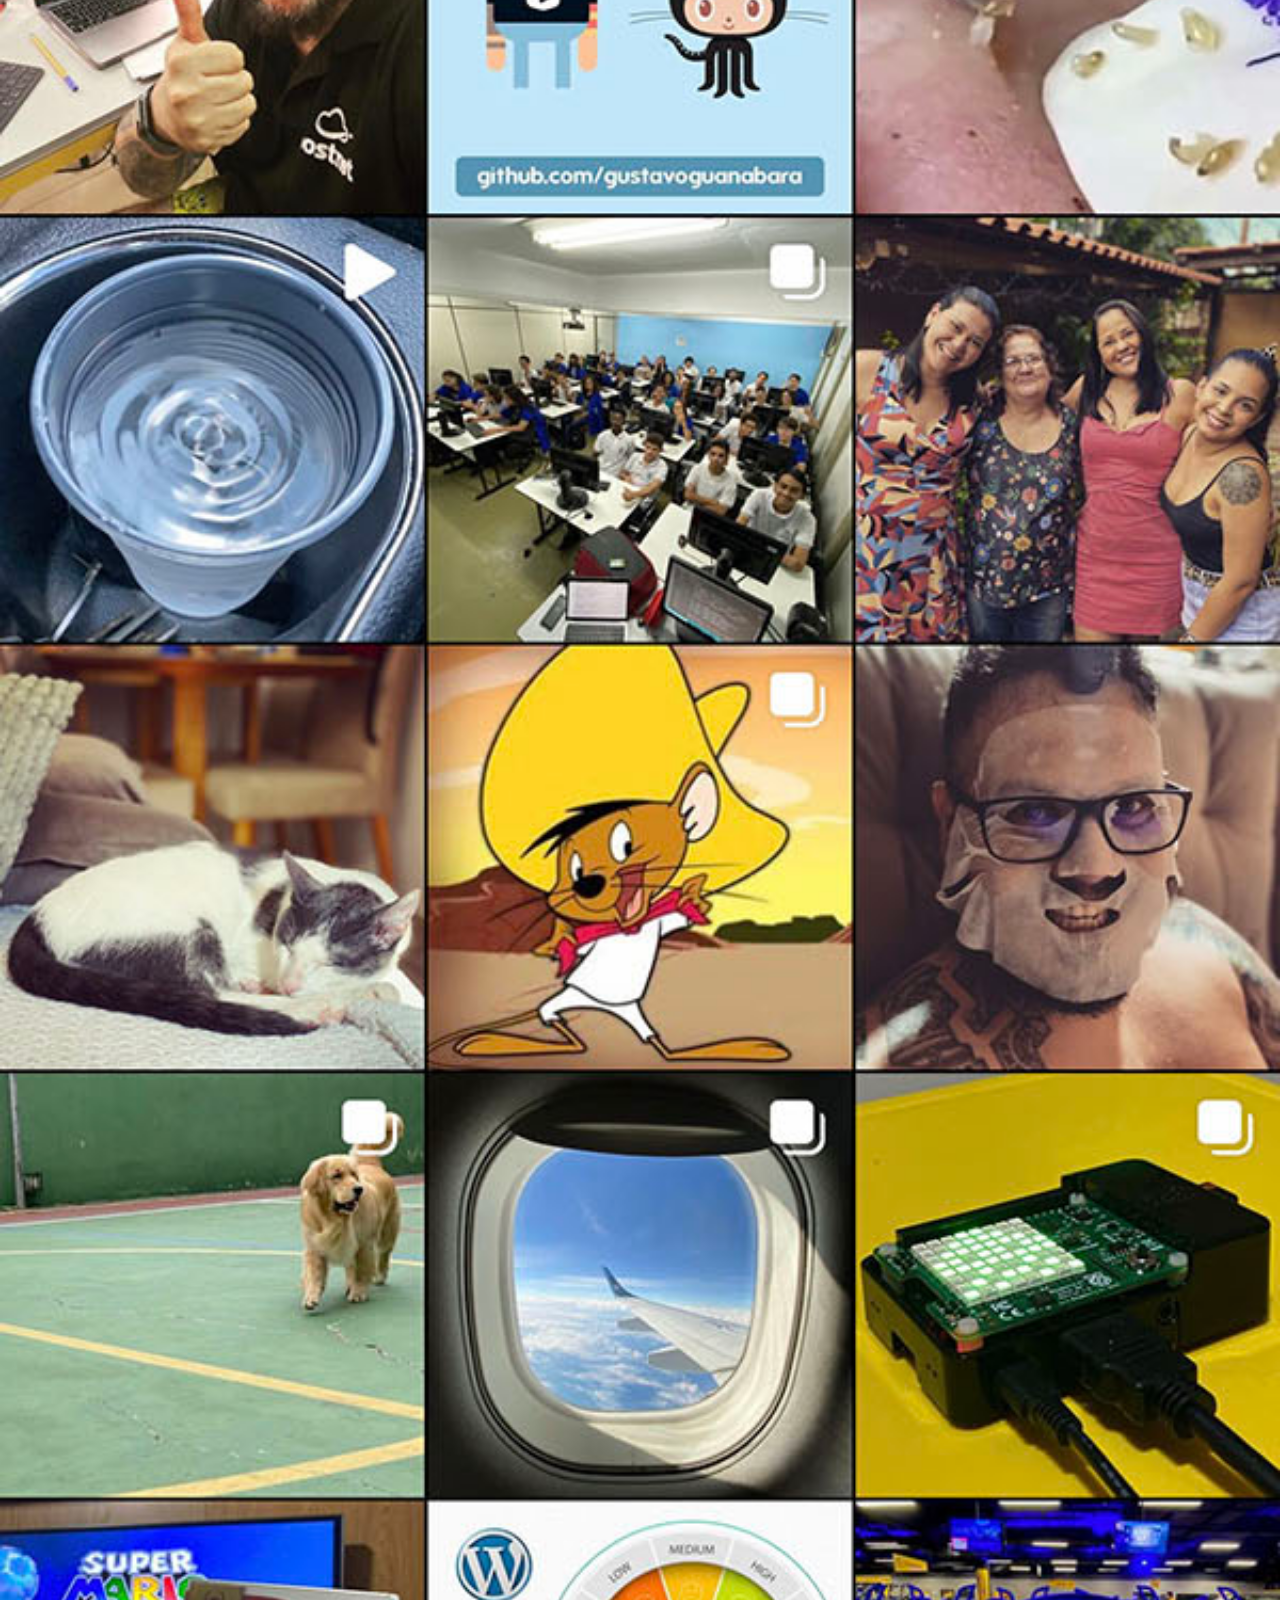
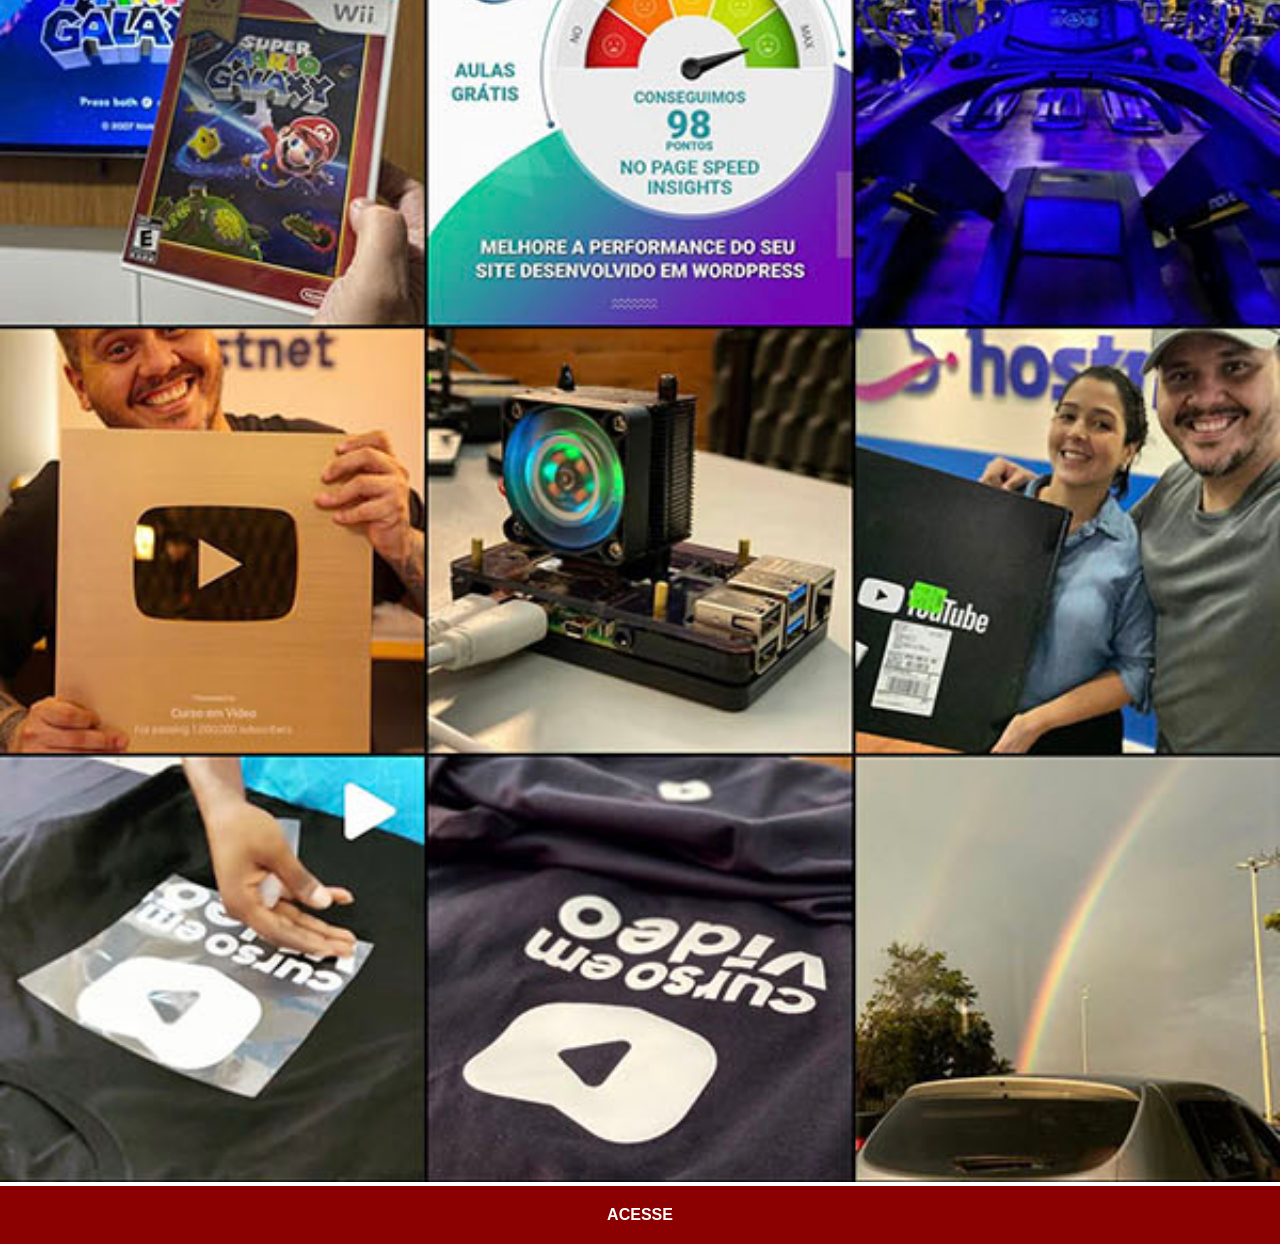
<file: instagram.html>
<!DOCTYPE html>
<html lang="pt-br">
<head>
    <meta charset="UTF-8">
    <meta name="viewport" content="width=device-width, initial-scale=1.0">
    <title>Document</title>
    <link rel="stylesheet" href="estilos/social.css">
</head>
<body>
    <img src="imagens/tela-instagram.jpg" alt="instagram">
    <a href="#" target="_blank">ACESSE</a>
</body>
</html>
</file>
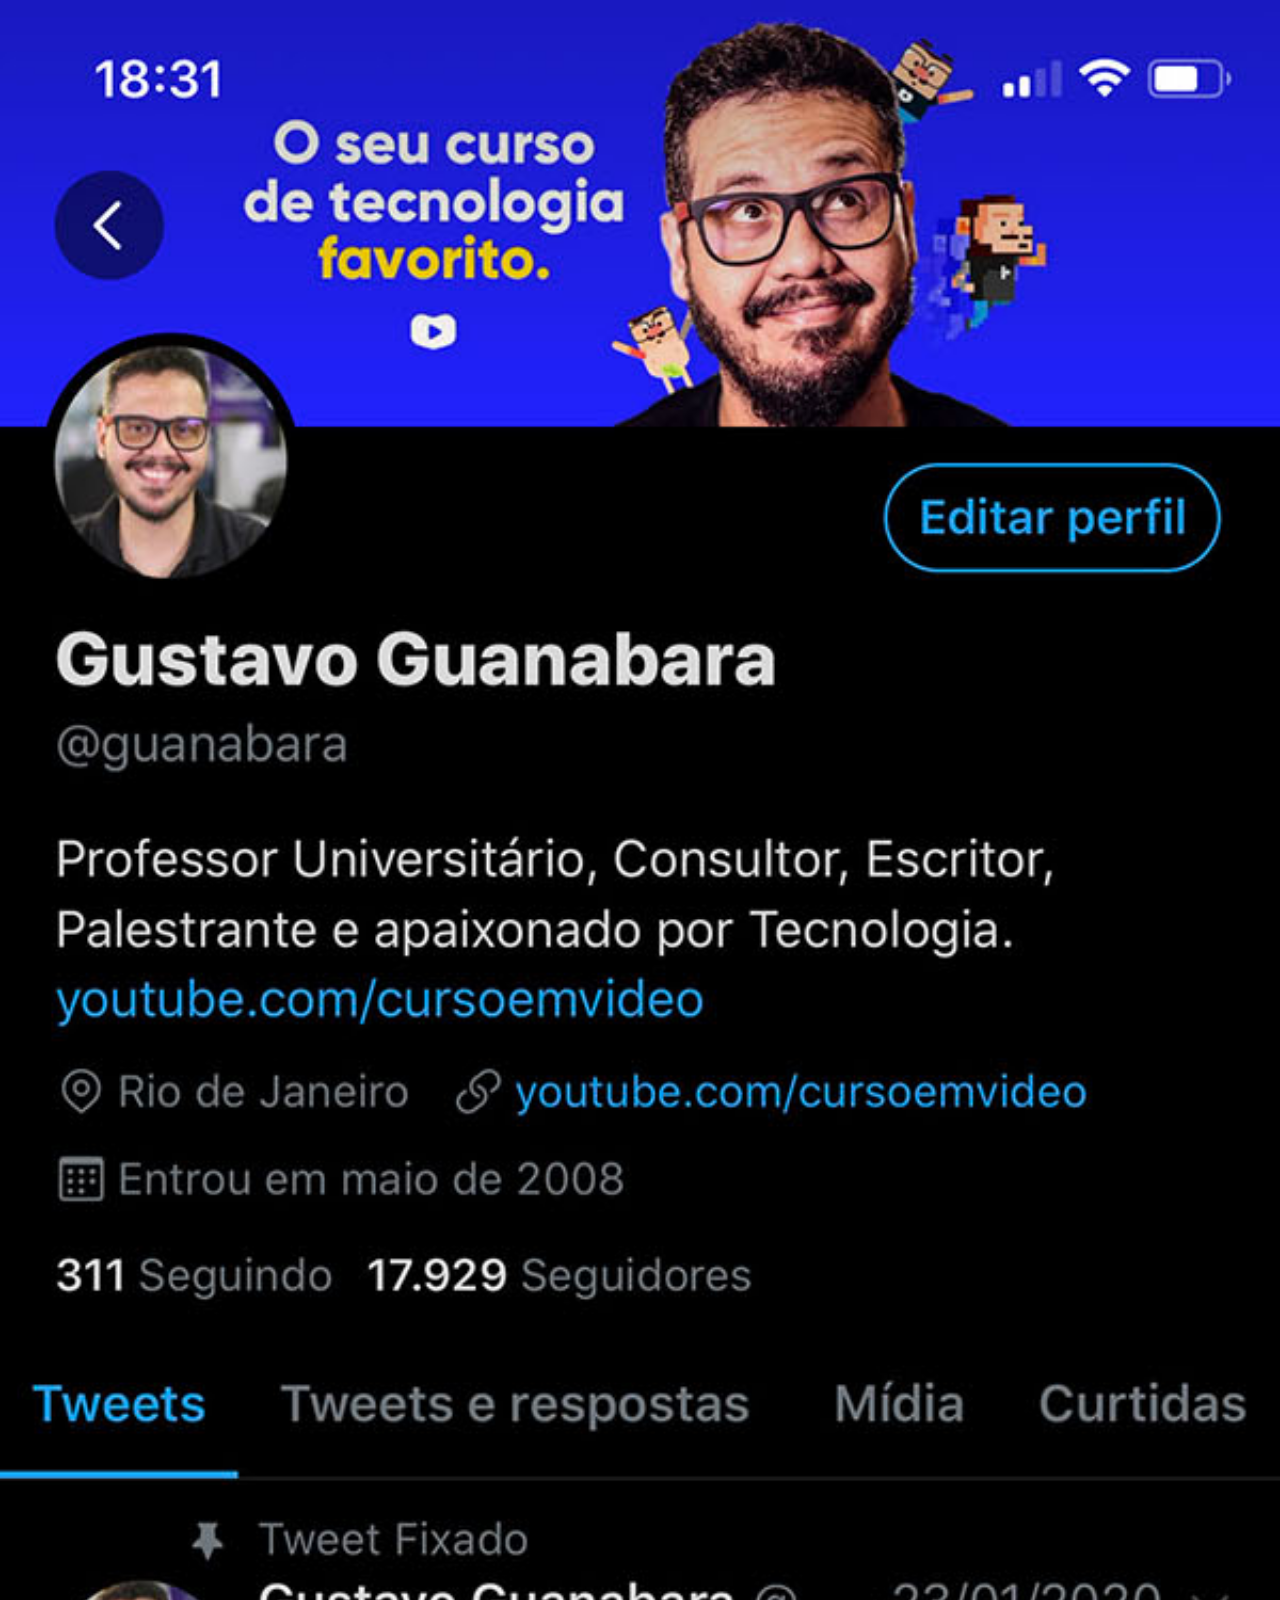
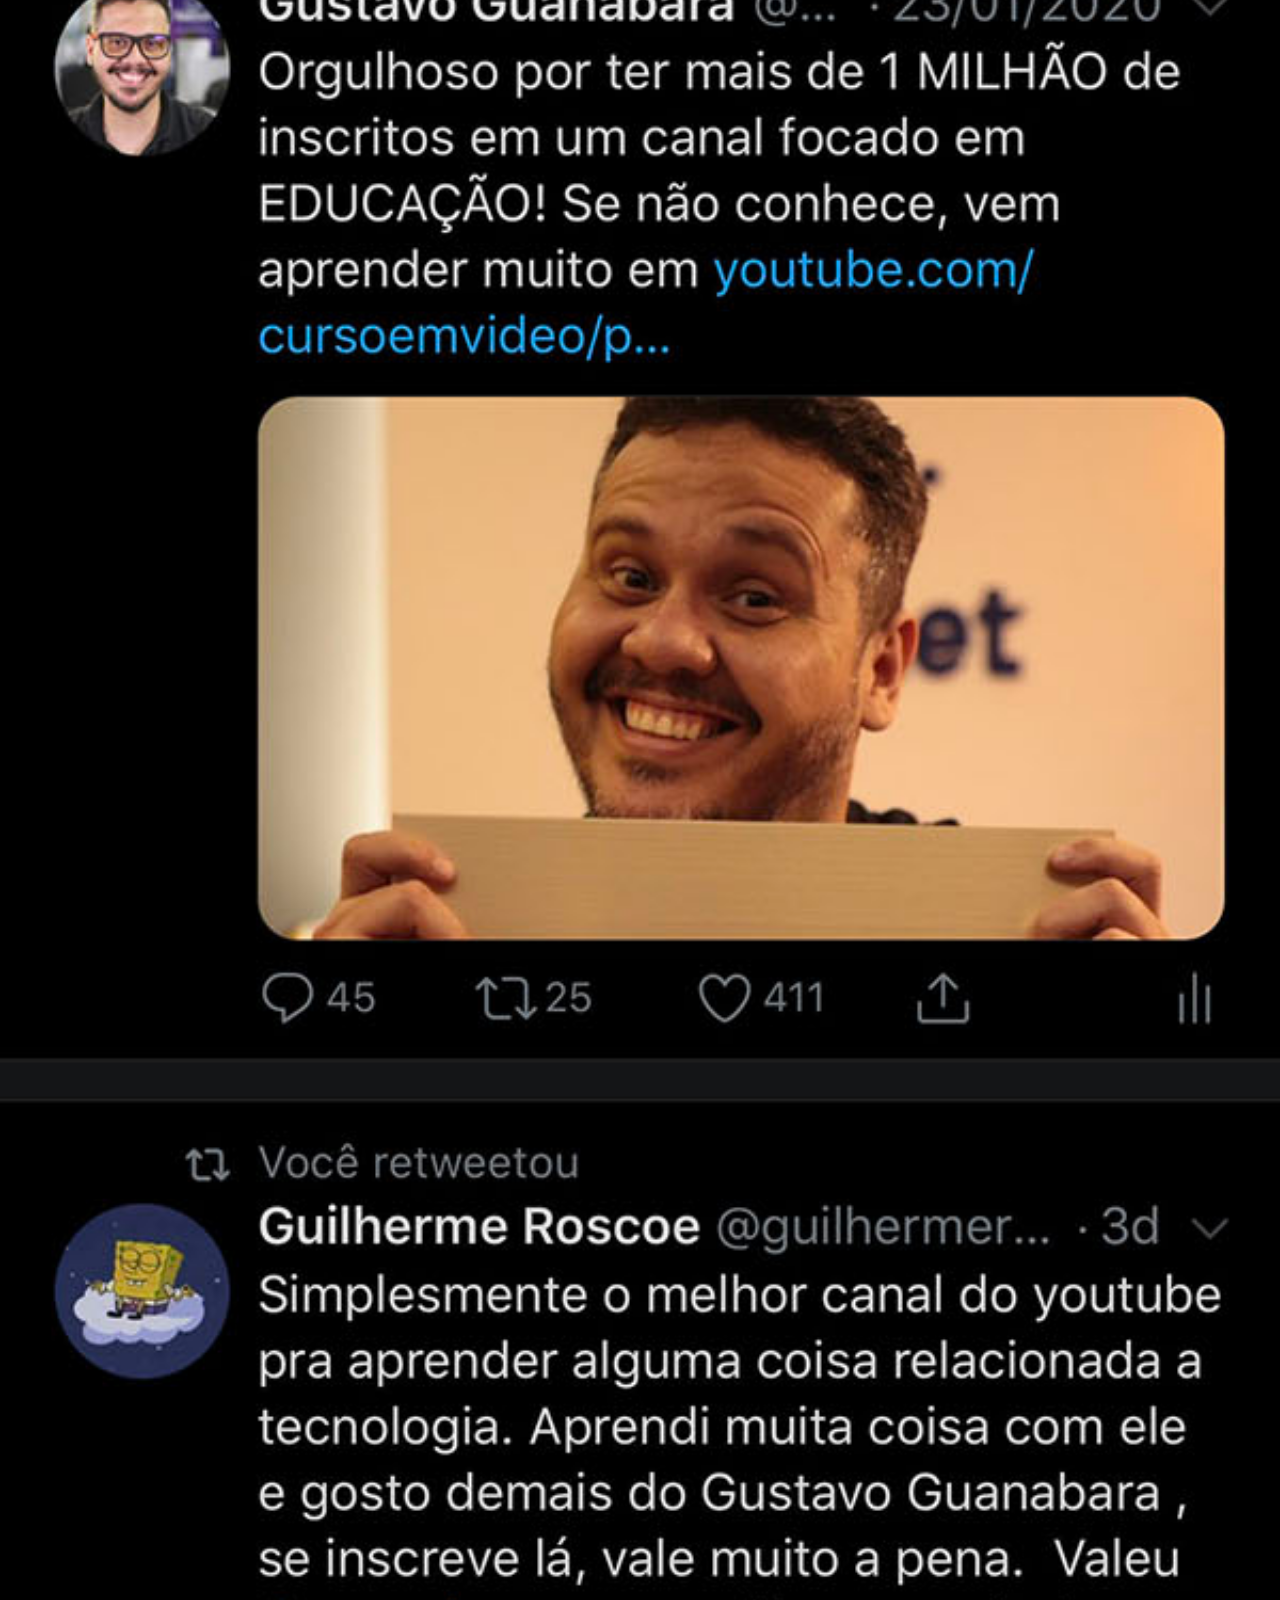
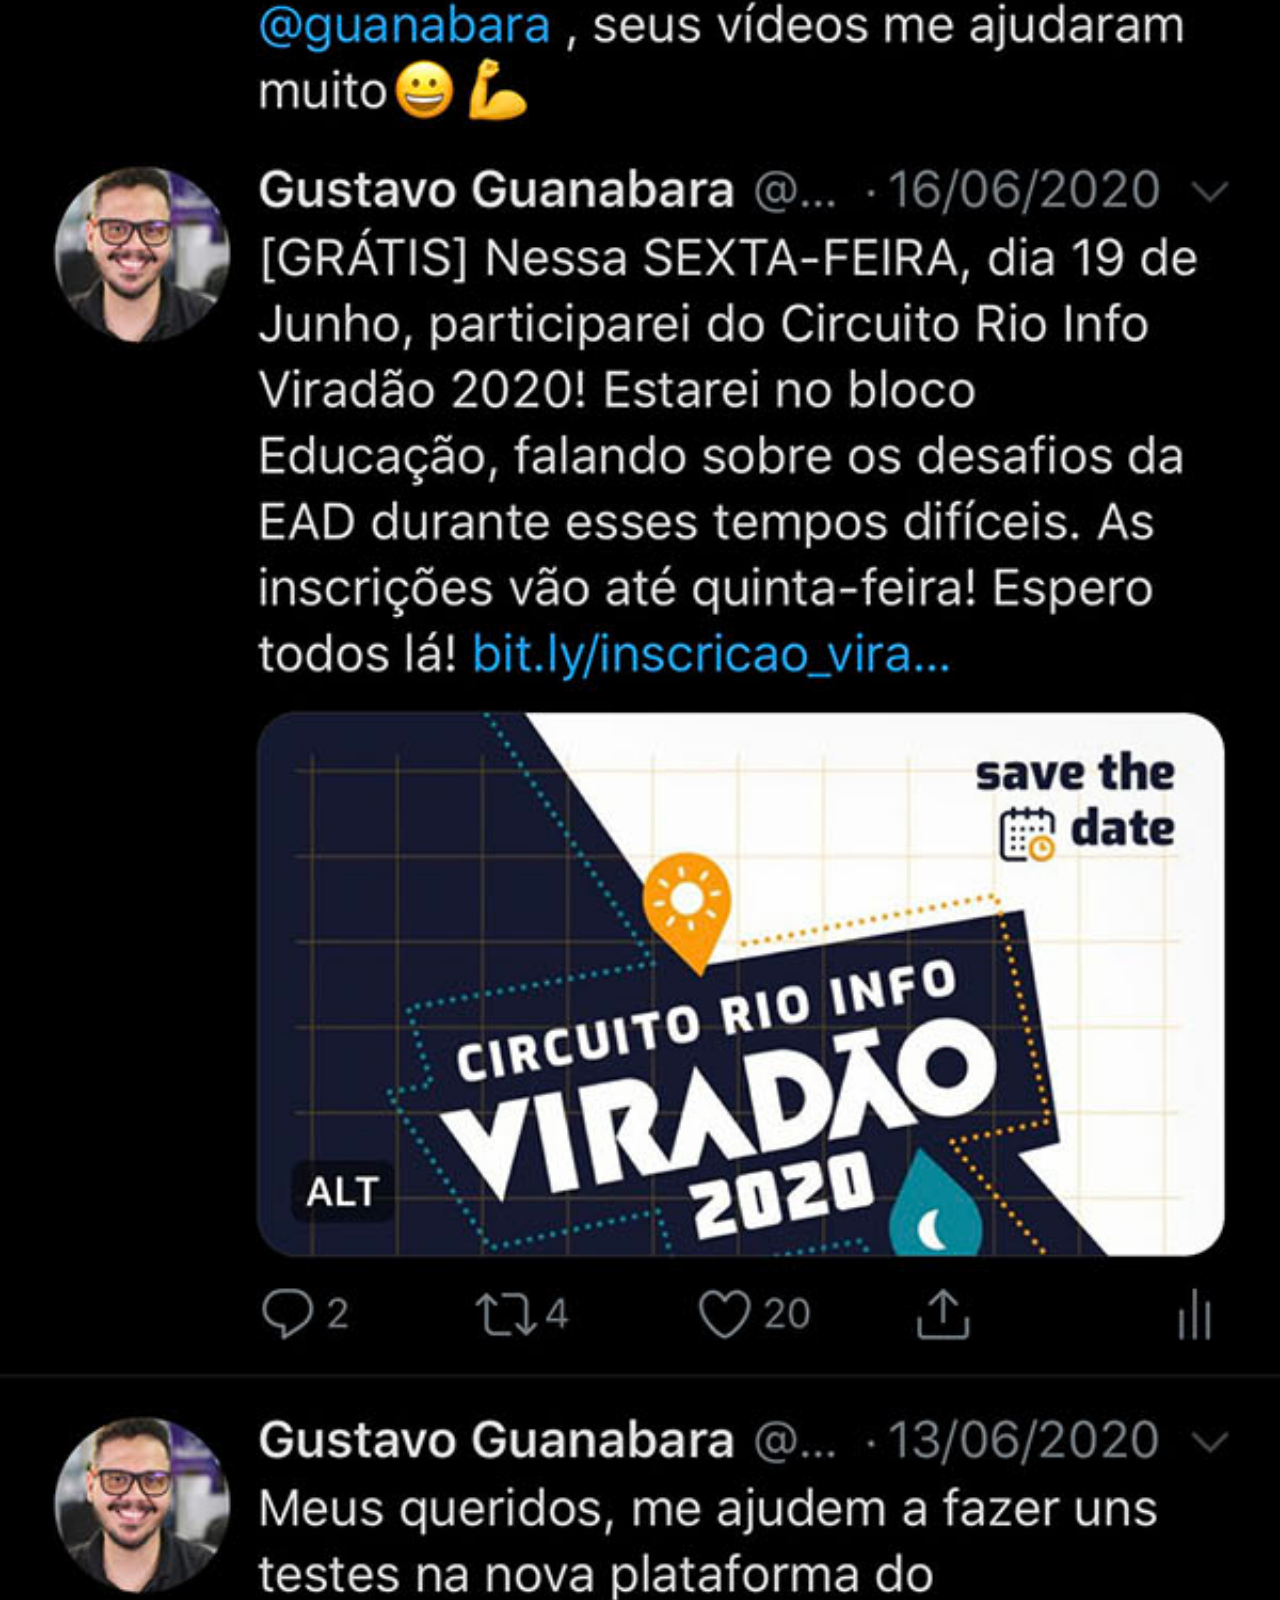
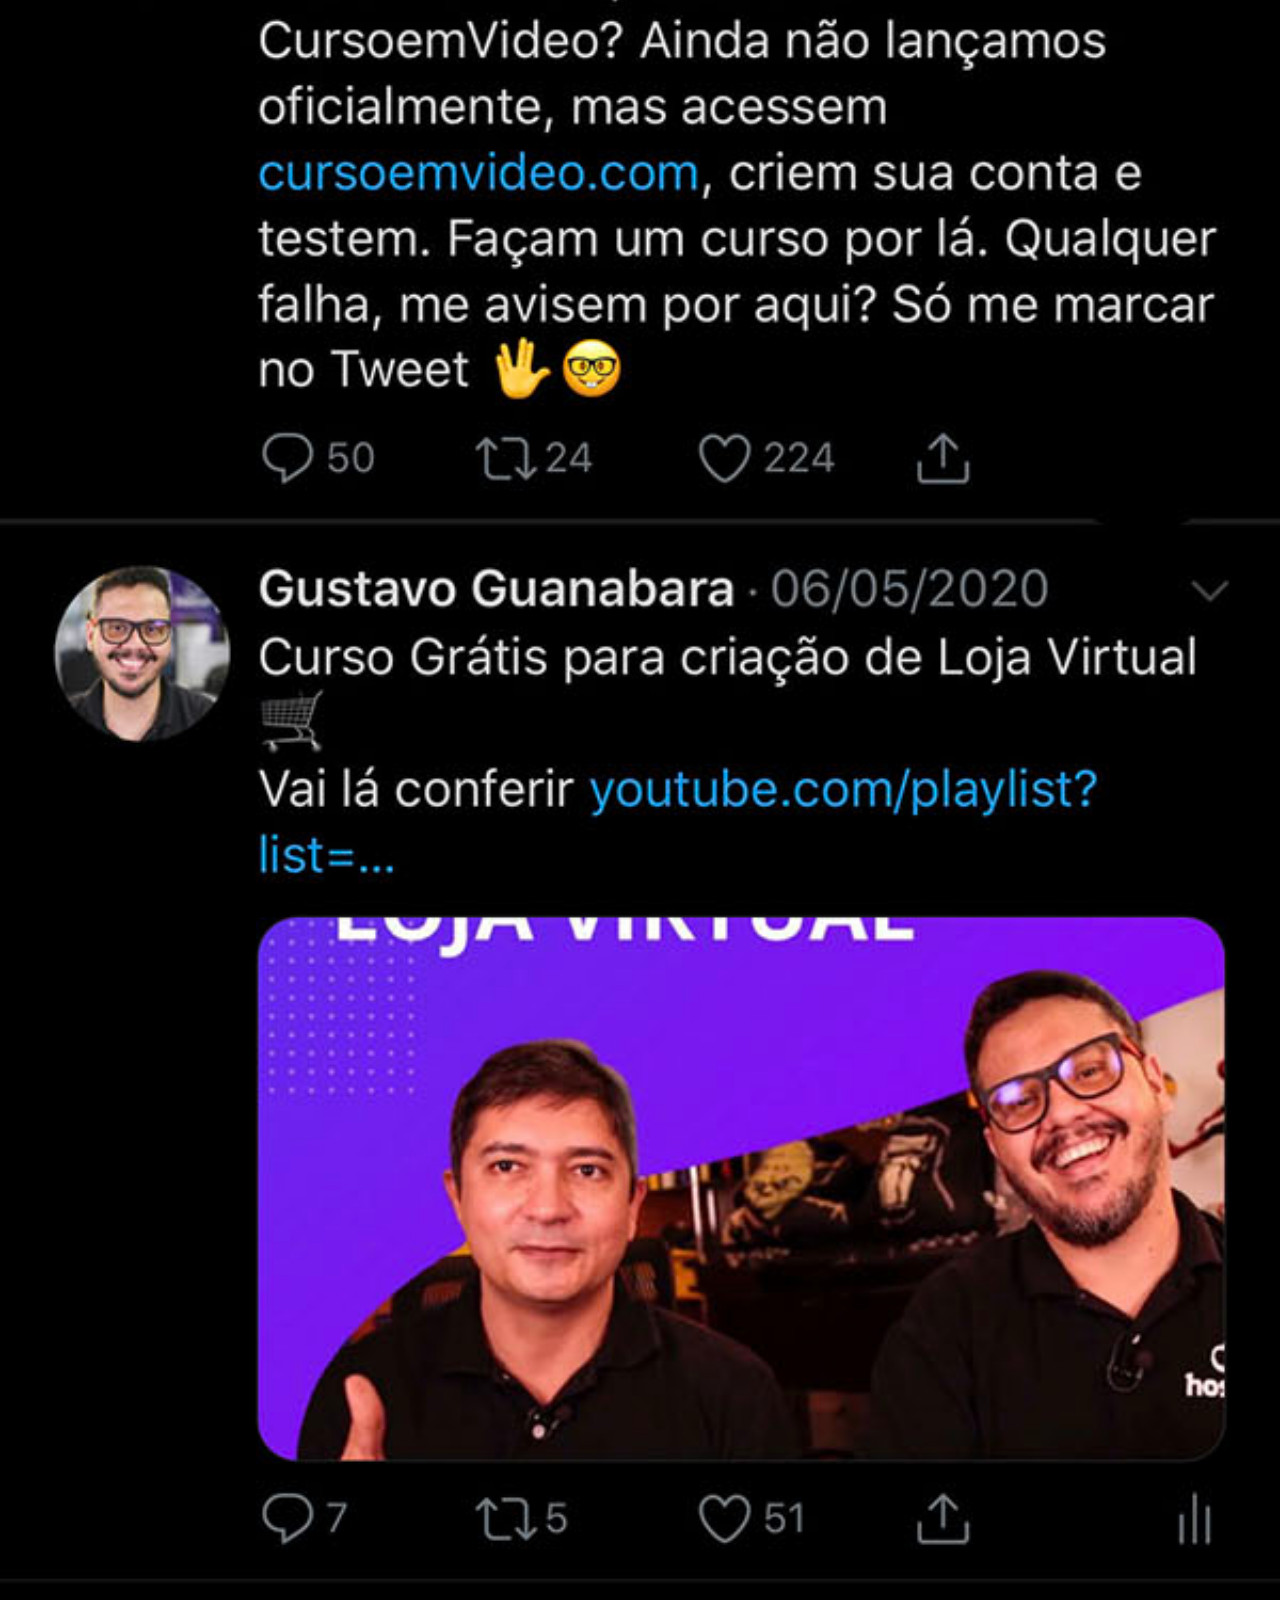
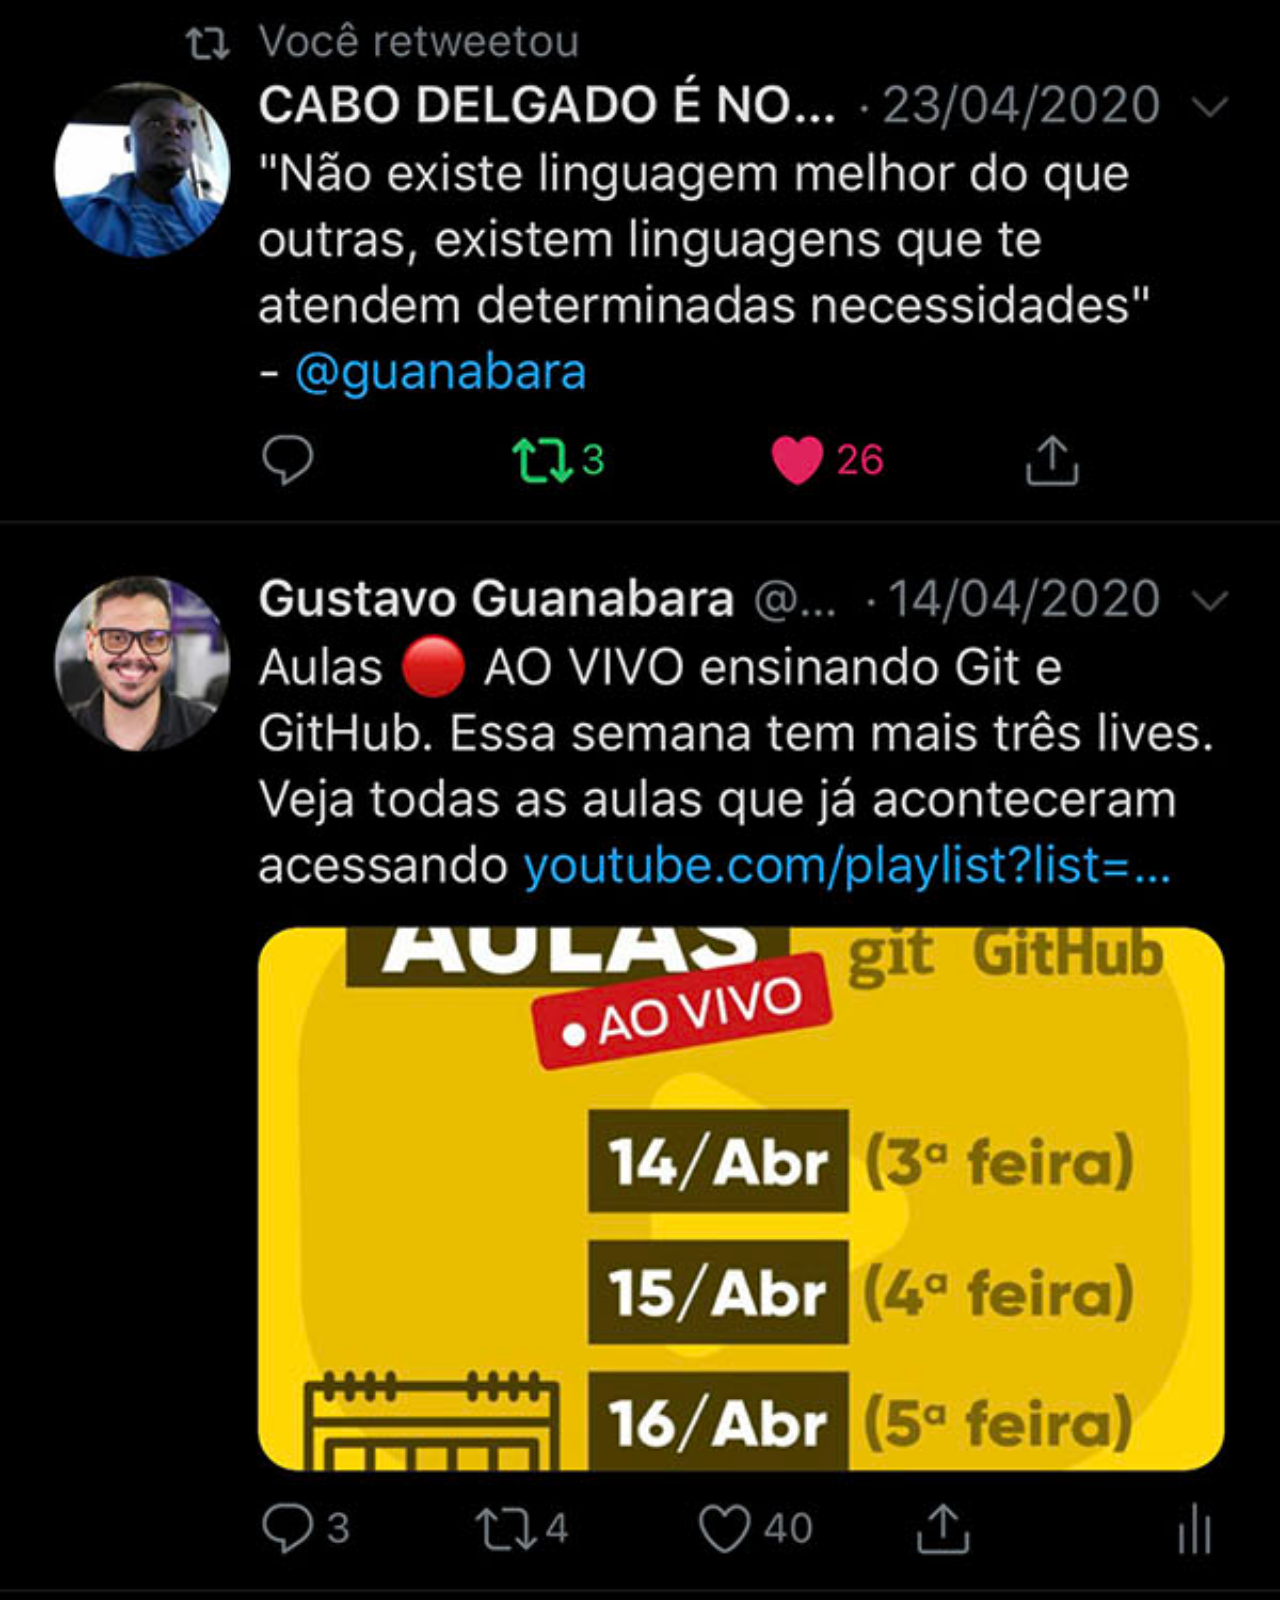
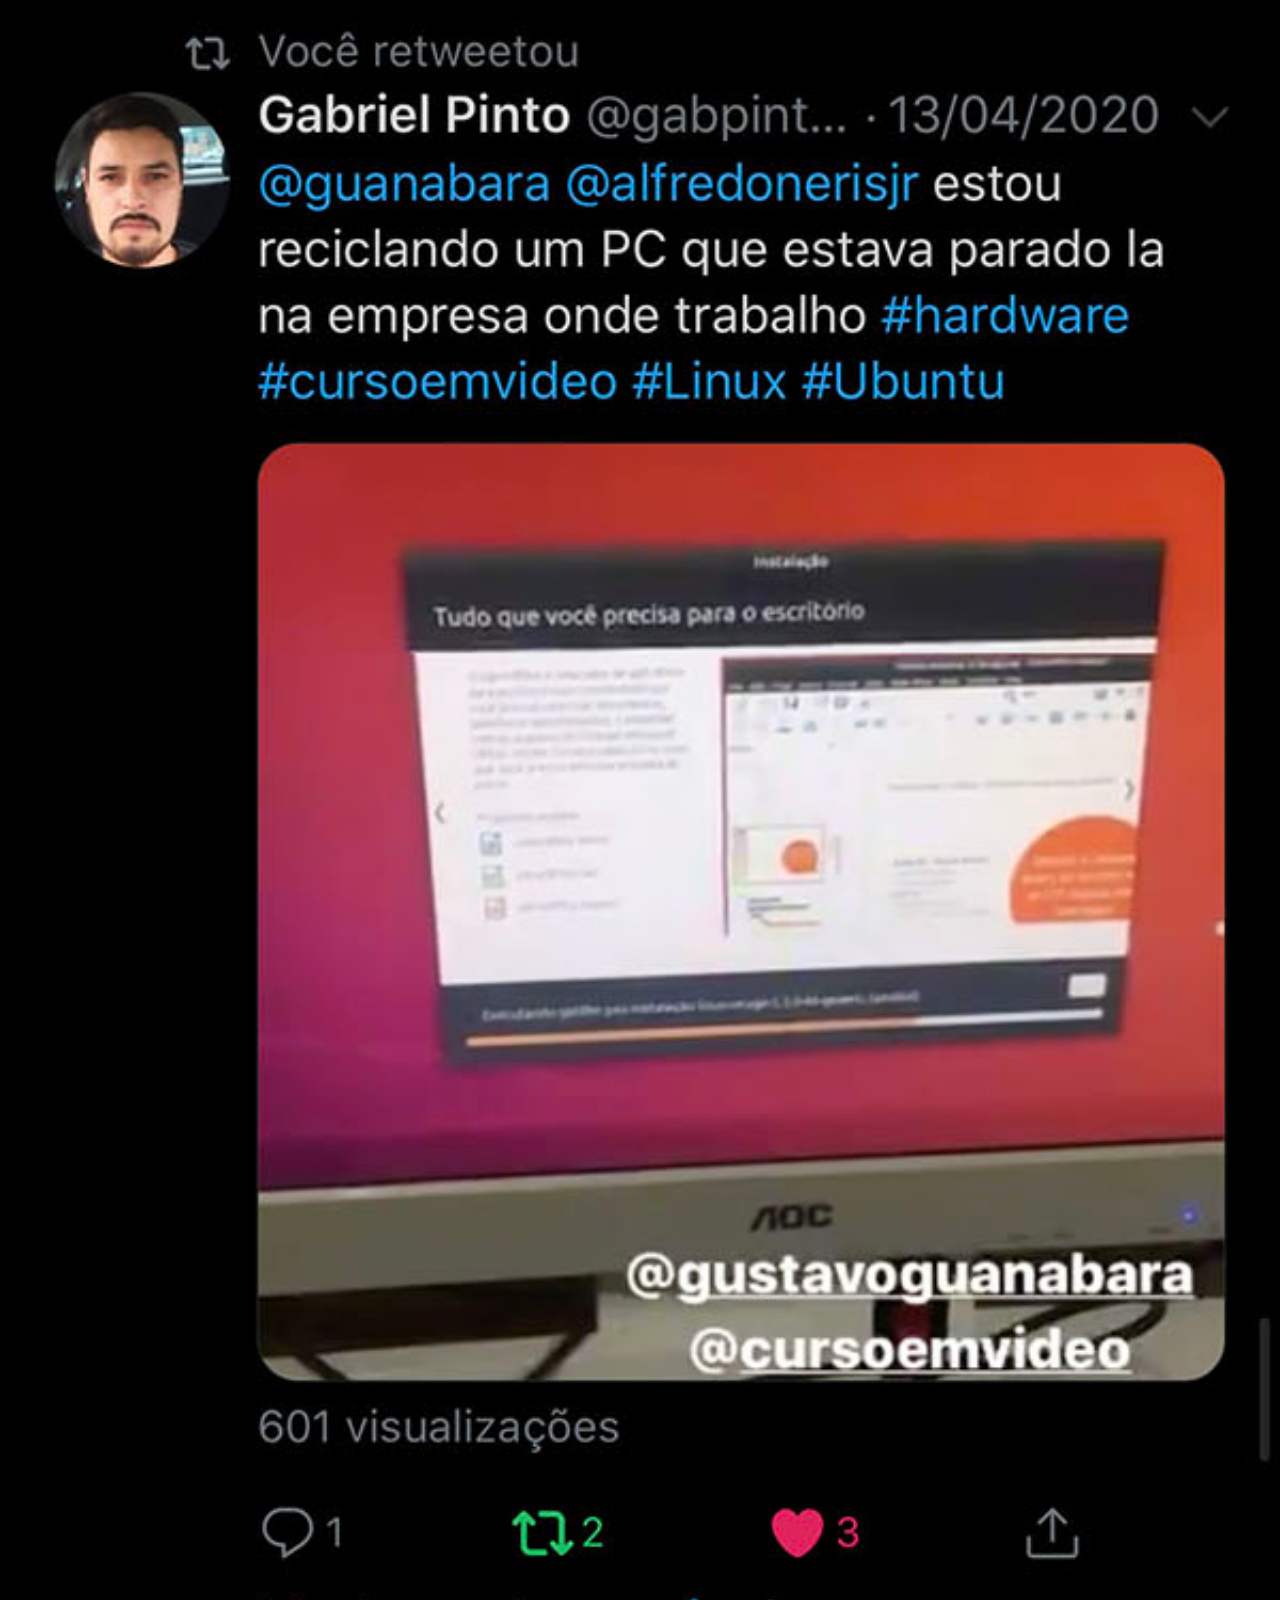
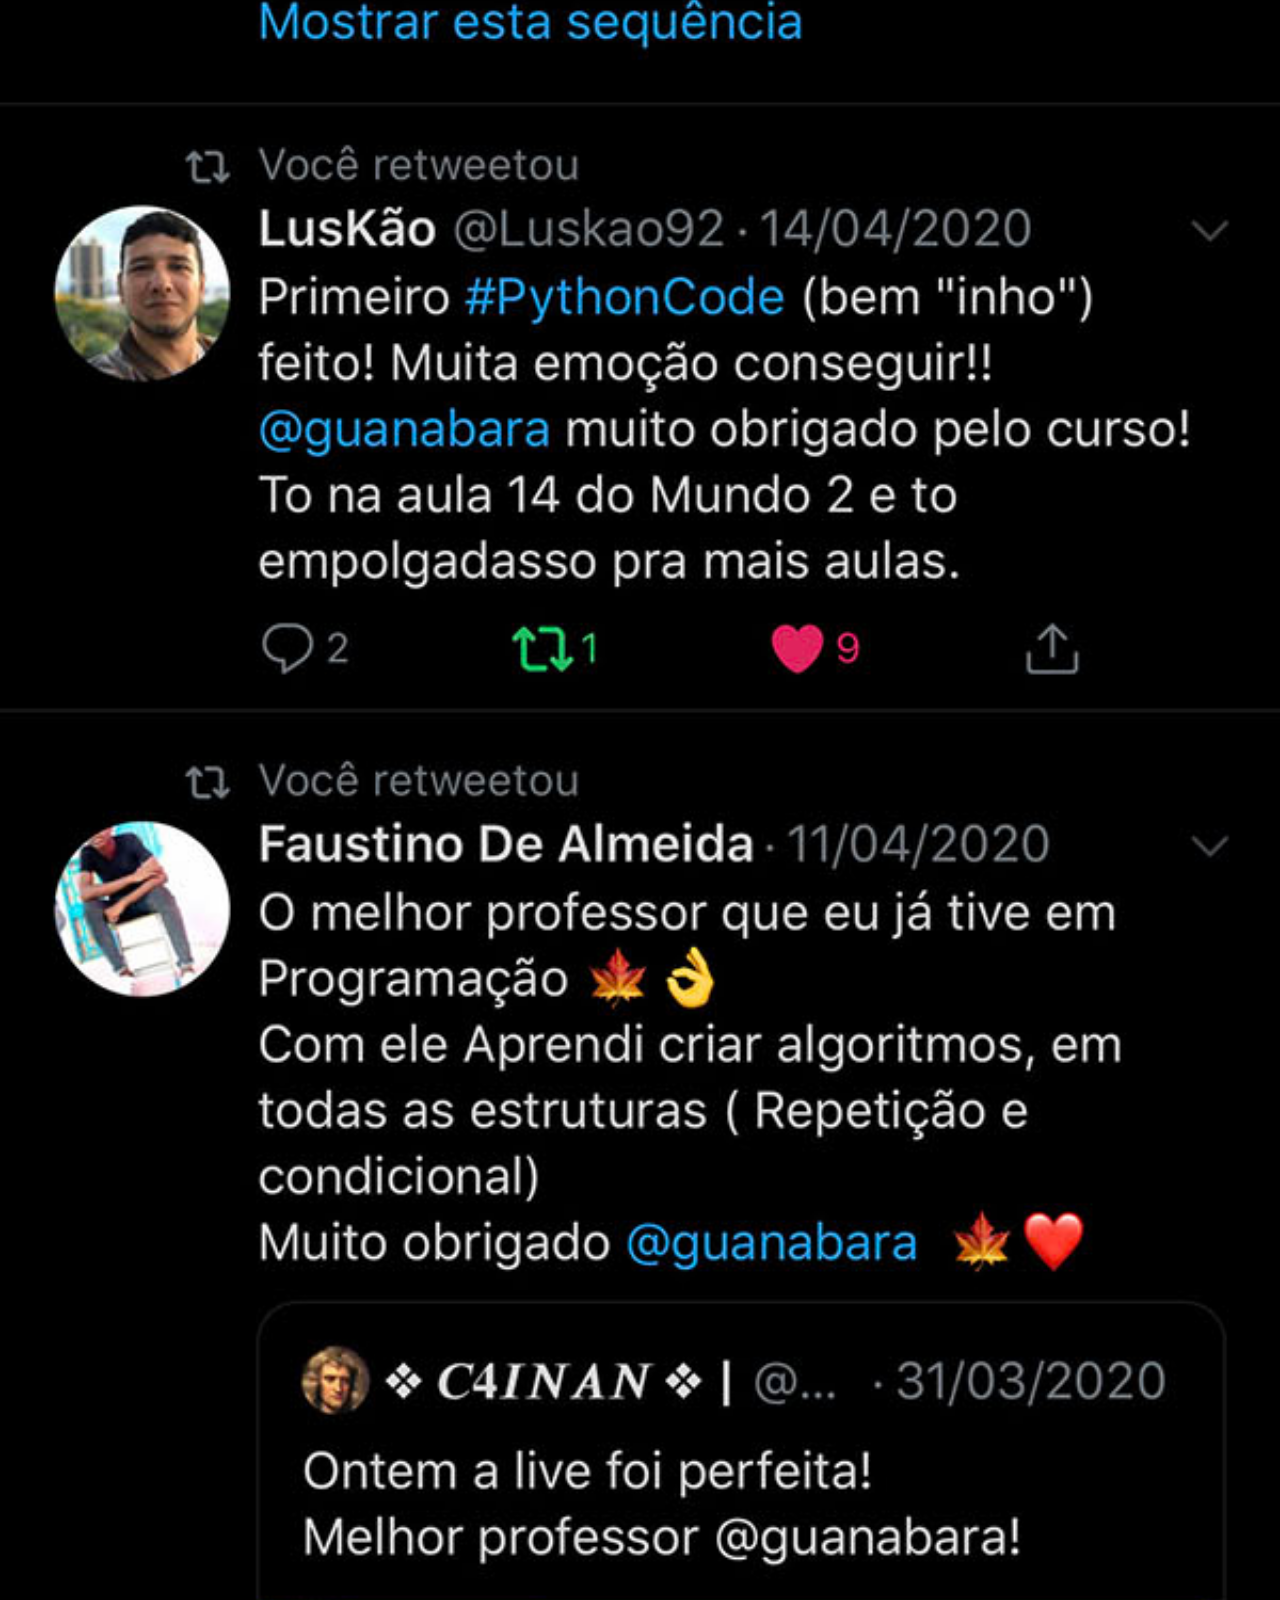
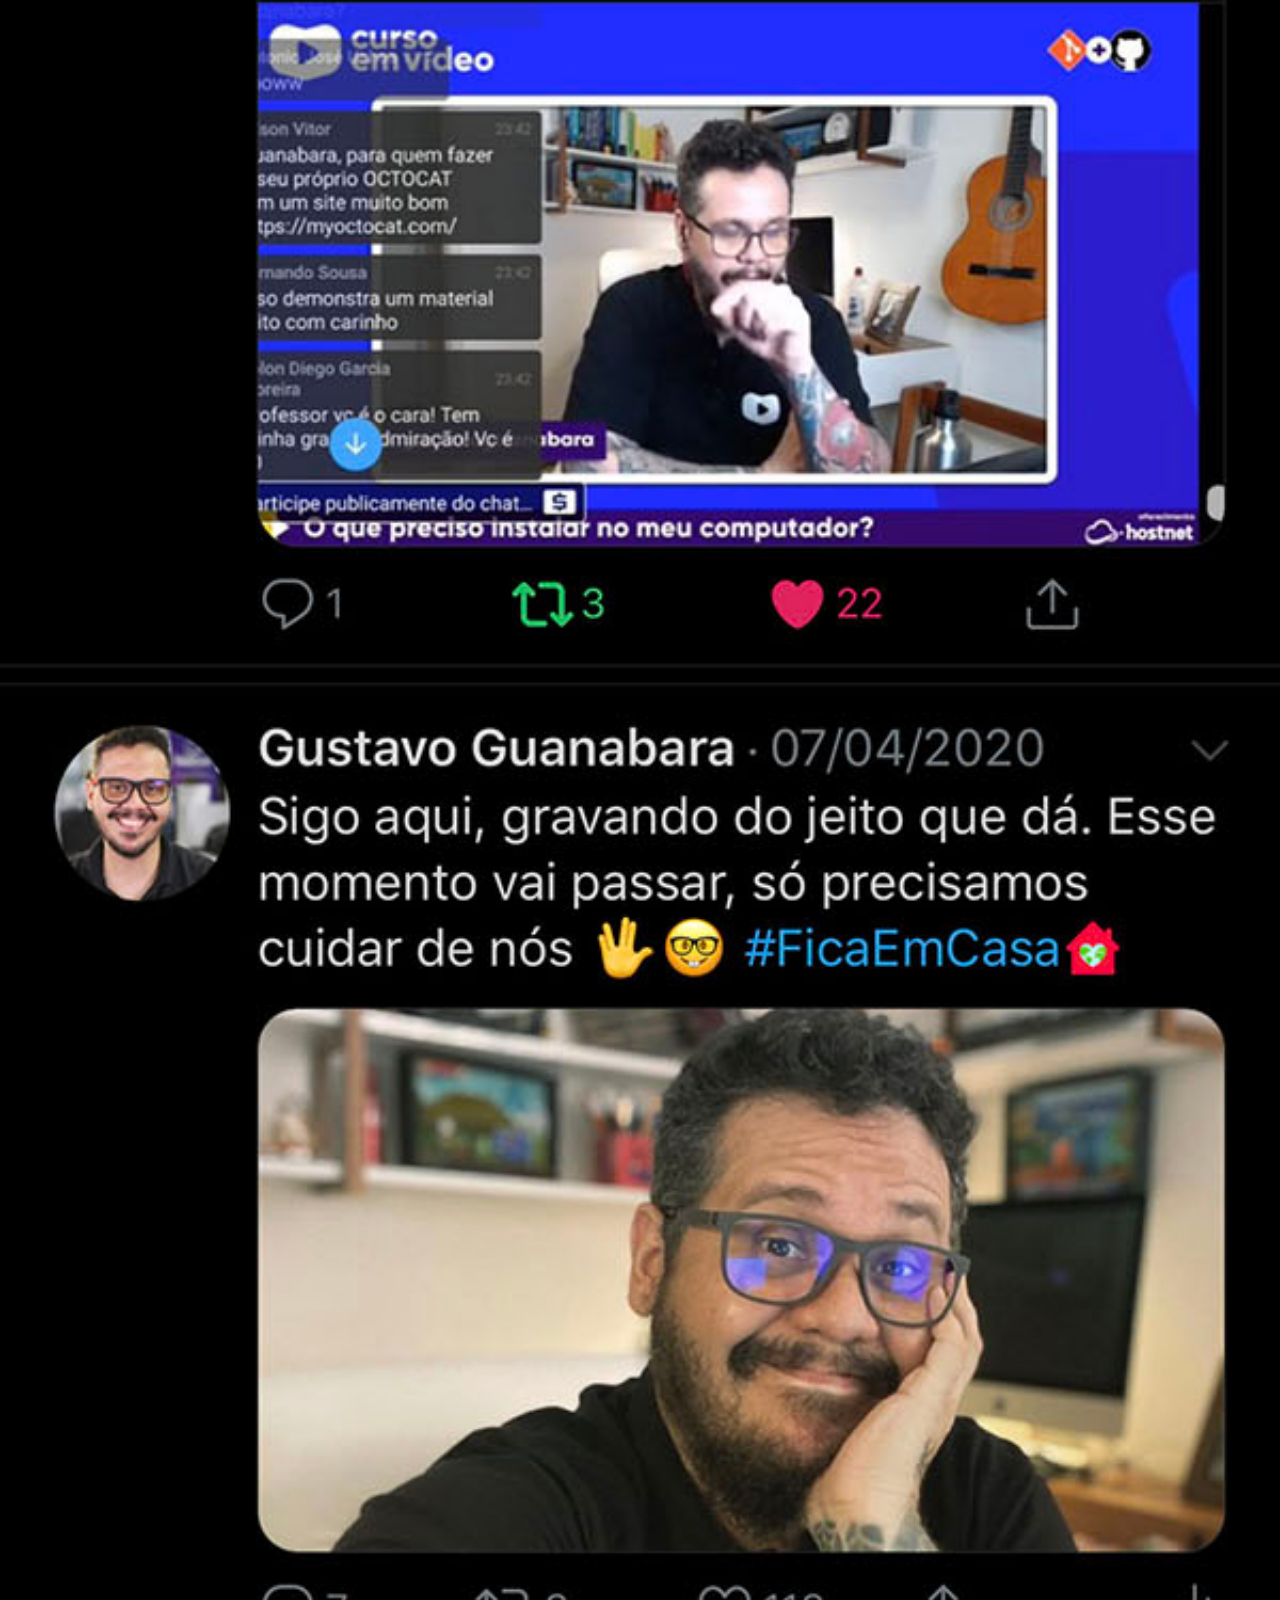
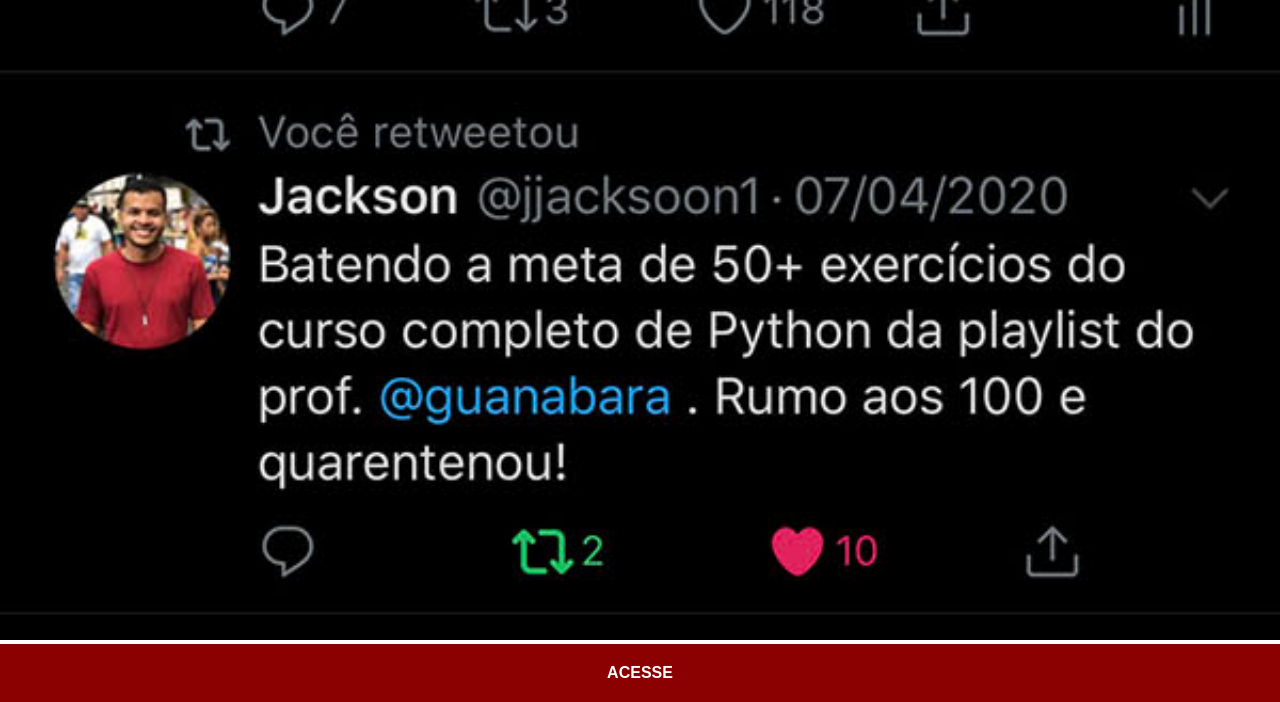
<file: twitter.html>
<!DOCTYPE html>
<html lang="pt-br">
<head>
    <meta charset="UTF-8">
    <meta name="viewport" content="width=device-width, initial-scale=1.0">
    <title>Document</title>
    <link rel="stylesheet" href="estilos/social.css">
</head>
<body>
    <img src="imagens/tela-twitter.jpg" alt="twitter">
    <a href="#" target="_blank">ACESSE</a>
</body>
</html>
</file>
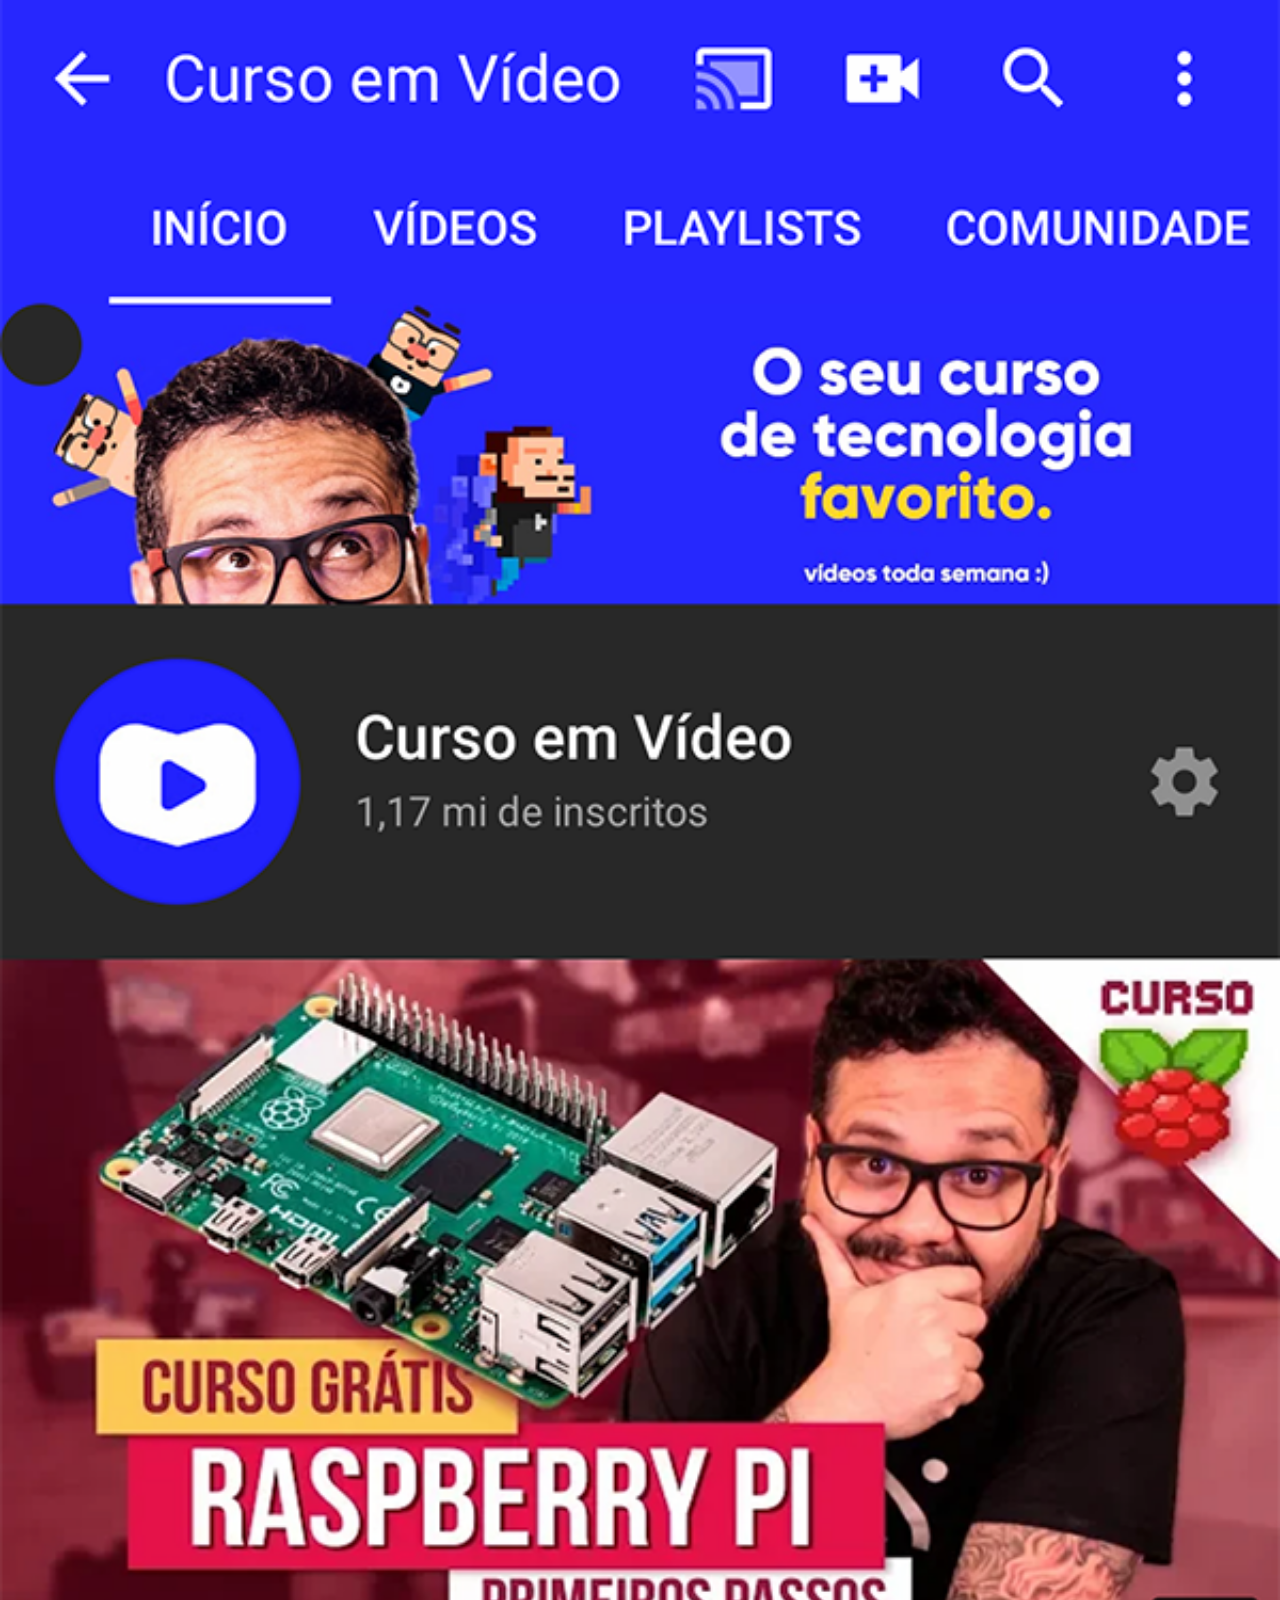
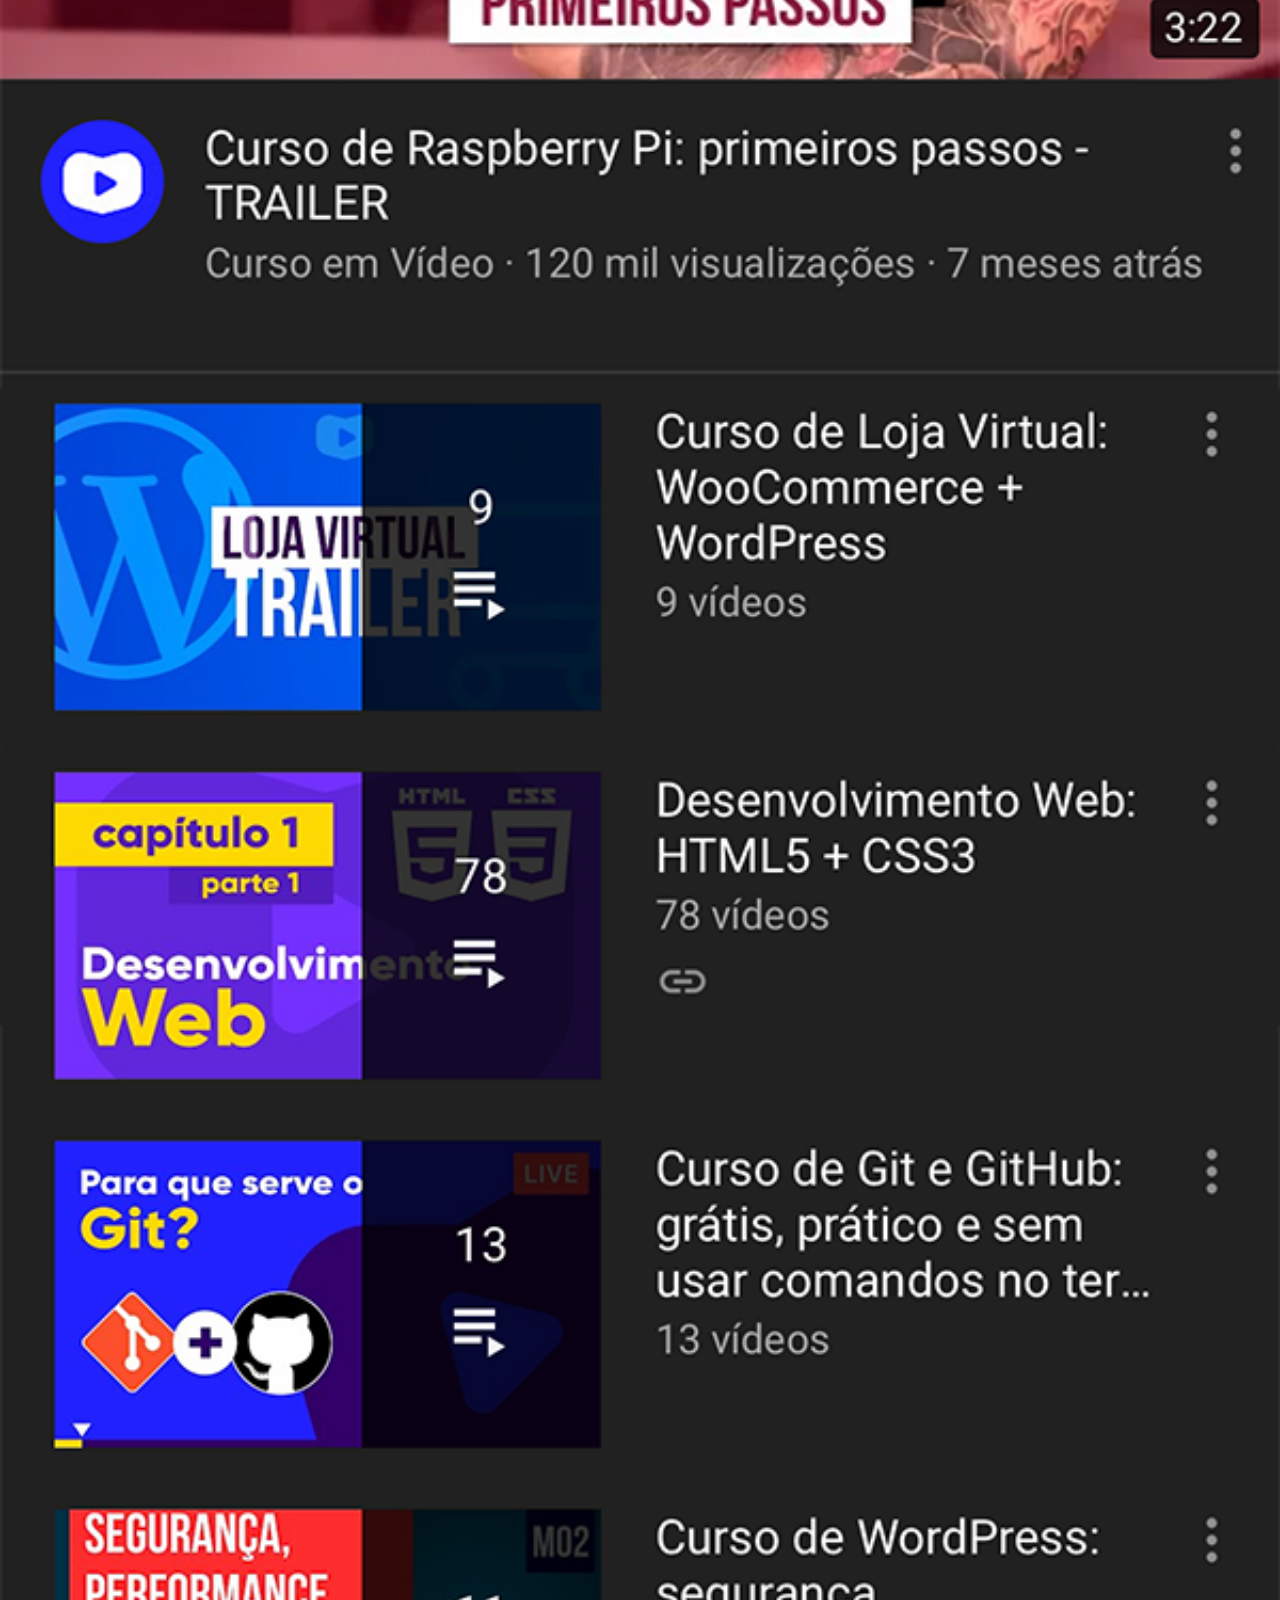
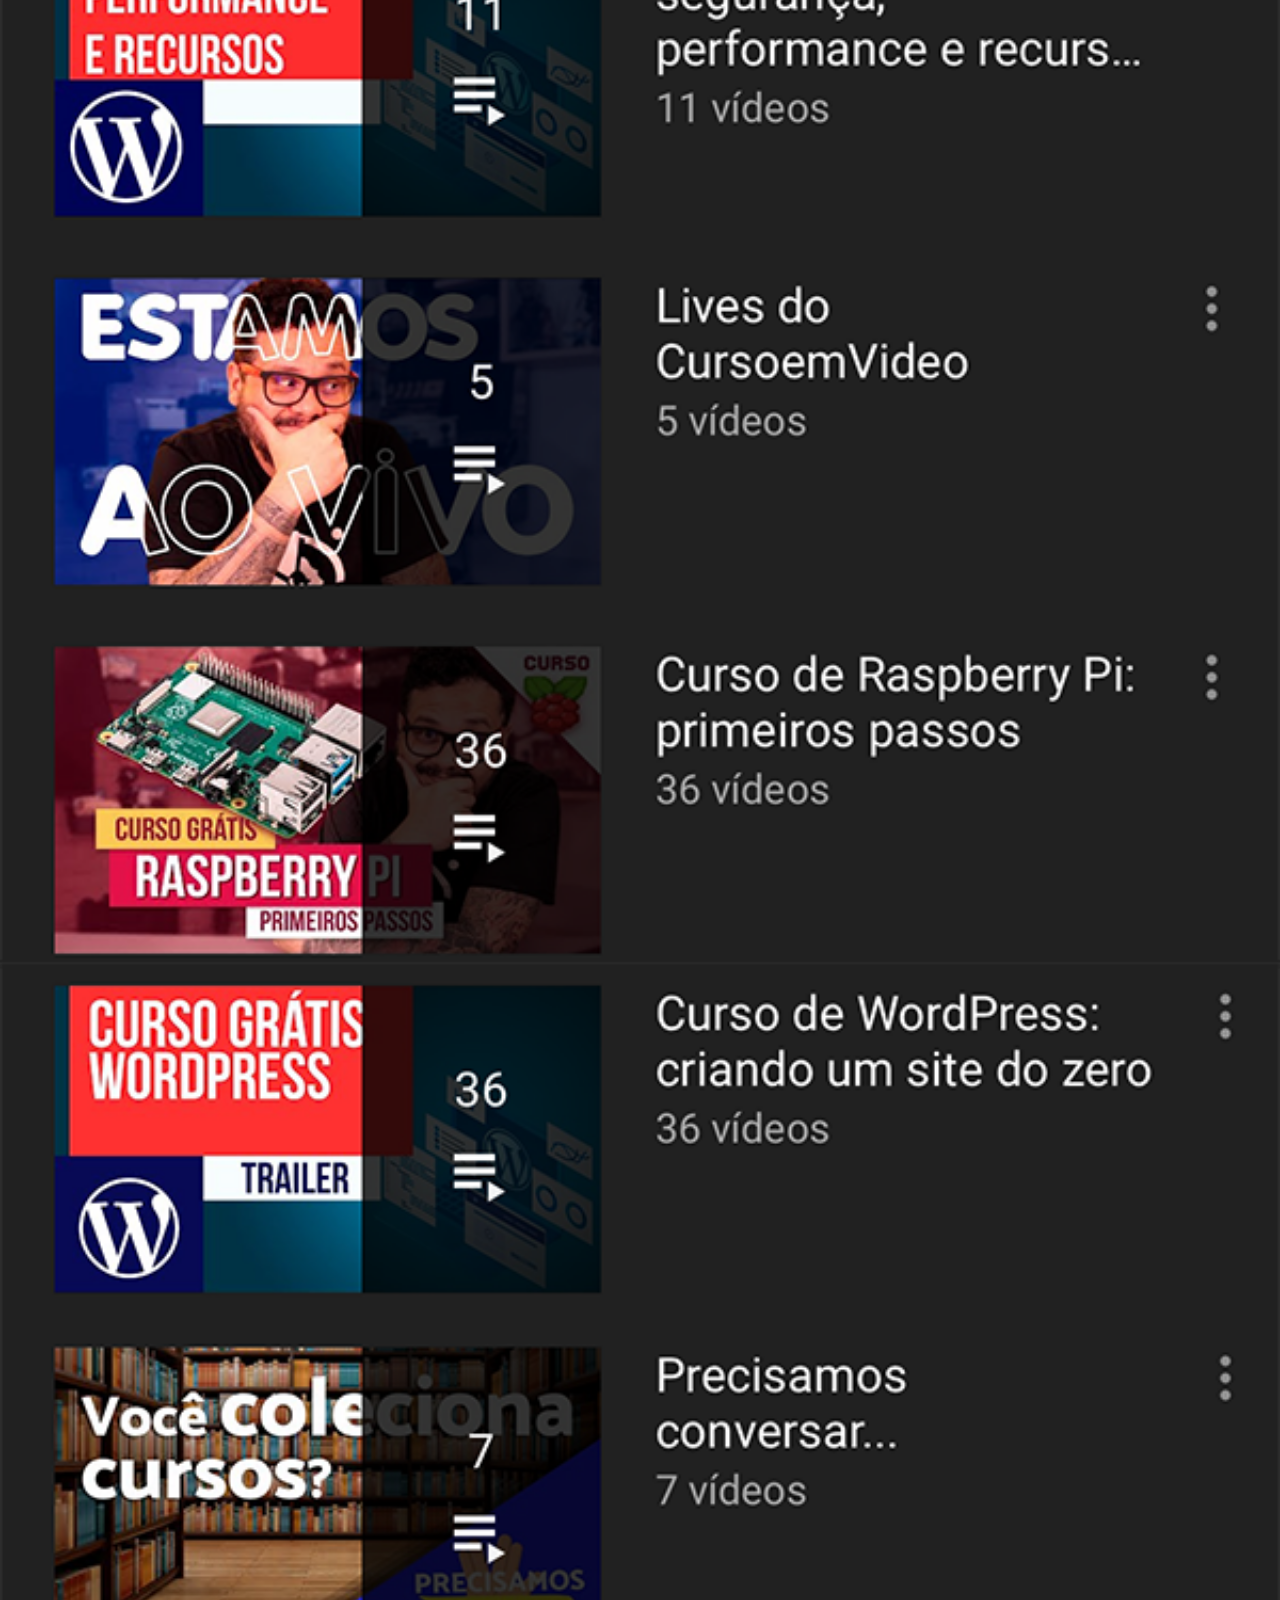
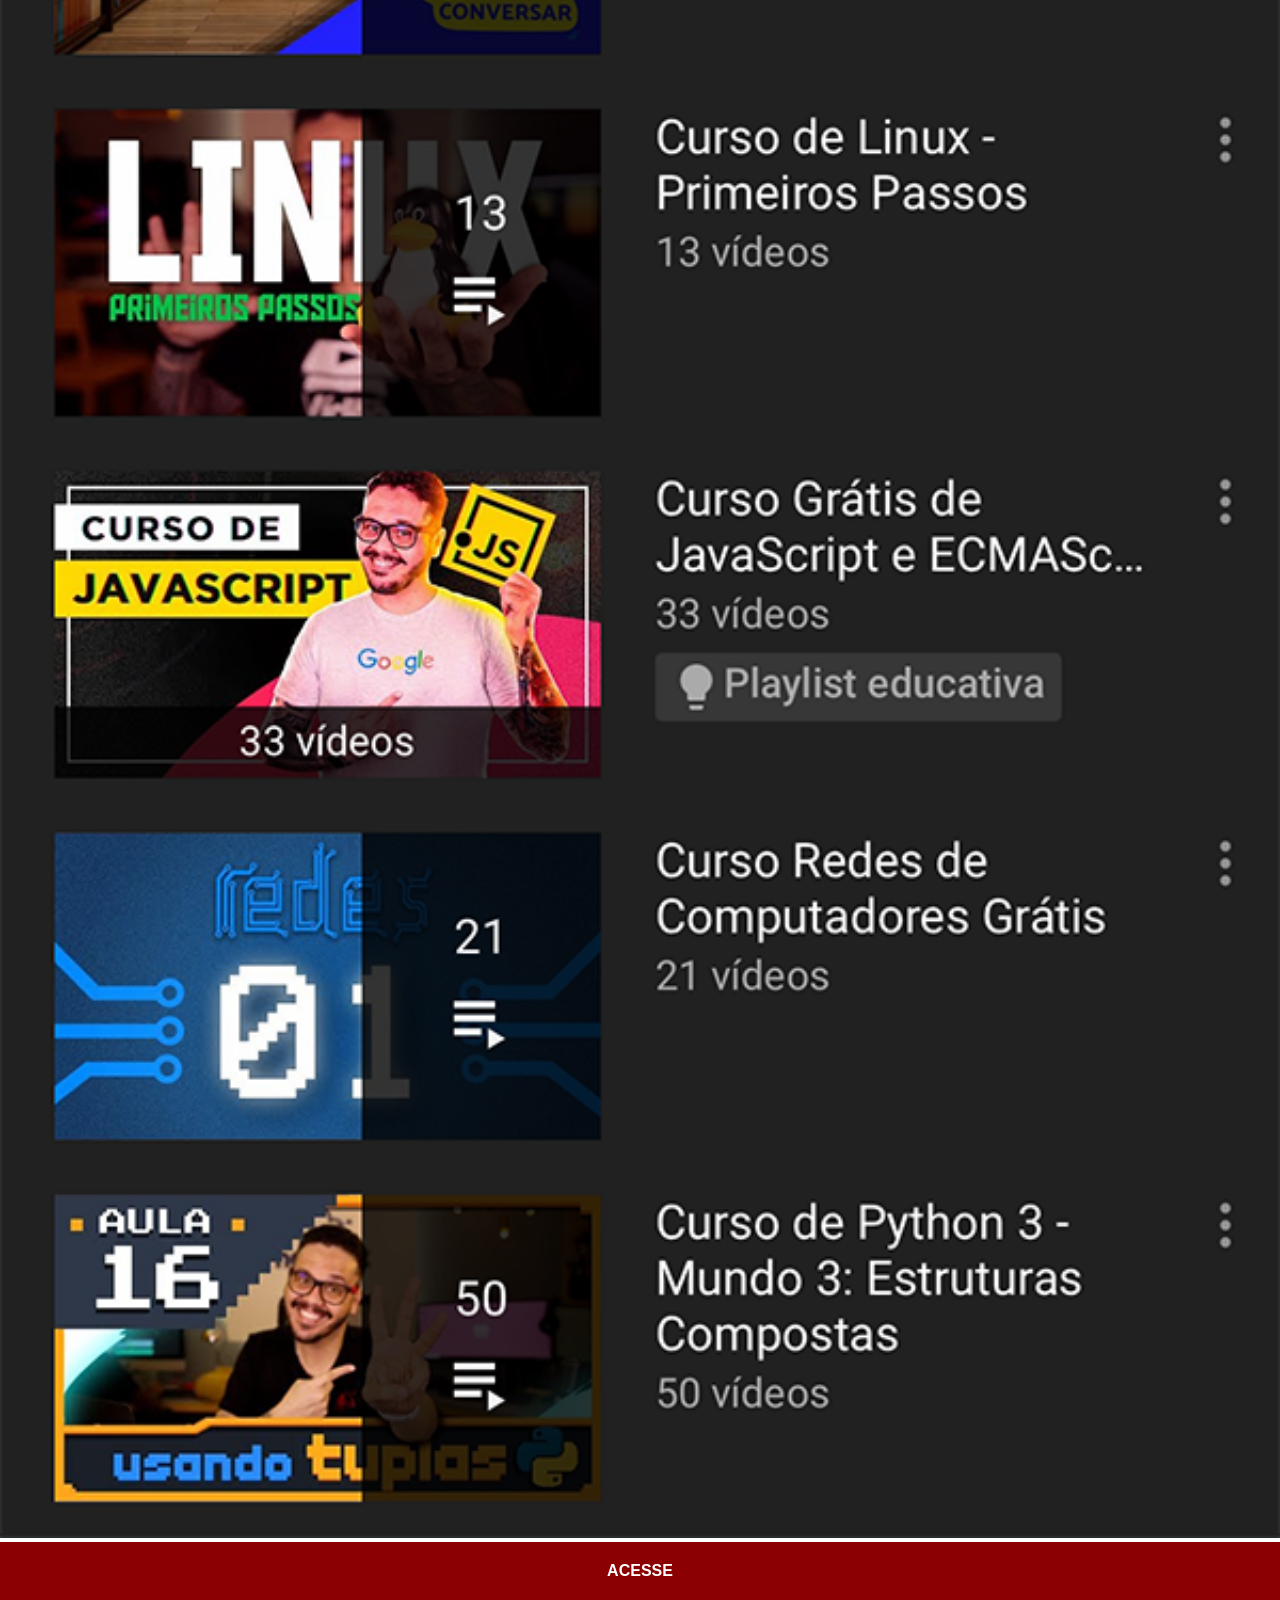
<file: youtube.html>
<!DOCTYPE html>
<html lang="pt-br">
<head>
    <meta charset="UTF-8">
    <meta name="viewport" content="width=device-width, initial-scale=1.0">
    <title>Document</title>
    <link rel="stylesheet" href="estilos/social.css">
</head>
<body>
    <img src="imagens/tela-youtube.png" alt="youtube">
    <a href="#" target="_blank">ACESSE</a>
</body>
</html>
</file>
<file: estilos/style.css>
@charset "UTF-8";
*{
    margin: 0px;
    padding: 0px;
    font-family: Arial, Helvetica, sans-serif;
}
html, body{
    height: 100vh;
    width: 100vw;
    background-color: black;
}

body{
    background: url('../imagens/fundo-madeira.jpg') no-repeat top center;
    background-size: cover;
    background-attachment: fixed;
}

main{
    position: relative;
    height: 100vh;
    
}
section#telefone {
    position: absolute;
    top: 50%;
    left: 50%;
    transform: translate(-50%, -50%);

    height: 627px;
    width: 311px;
    
    background: url('../imagens/frame-iphone.png') no-repeat;
}
iframe#tela{
    position: relative;
    top: 80px;
    left: 22px;
    width: 267px;
    height: 471px;
}
section#redes{
    text-align: right;
}
section#redes img{
    width: 50px;
    margin: 10px;
    border-radius: 50%;
    box-shadow: 2px 2px 5px rgba(0, 0, 0, 0.418) ;
    box-sizing: border-box;
}
section#redes img:hover{
    border: 2px solid rgba(255, 255, 255, 0.616);
    transform: translate(-3px, -3px);
    box-shadow: 5px 5px 10px rgba(0, 0, 0, 0.452);
    transition: transform 0.5s, border 1s;
}
</file>
<file: estilos/social.css>
@charset "UTF-8";

        *{
            margin: 0px;
            padding: 0px;
            font-family: Arial, Helvetica, sans-serif;
        }
        ::-webkit-scrollbar{
            width: 0px;
            height: 0px;
        }
        img{
            width: 100vw;
        }

        a{
            display: block;
            background-color: darkred;
            color: white;
            padding: 20px;
            text-align: center;
            text-decoration: none;
            font-weight: bolder;
        }
        a:hover{
            background-color: red;
        }
</file>
